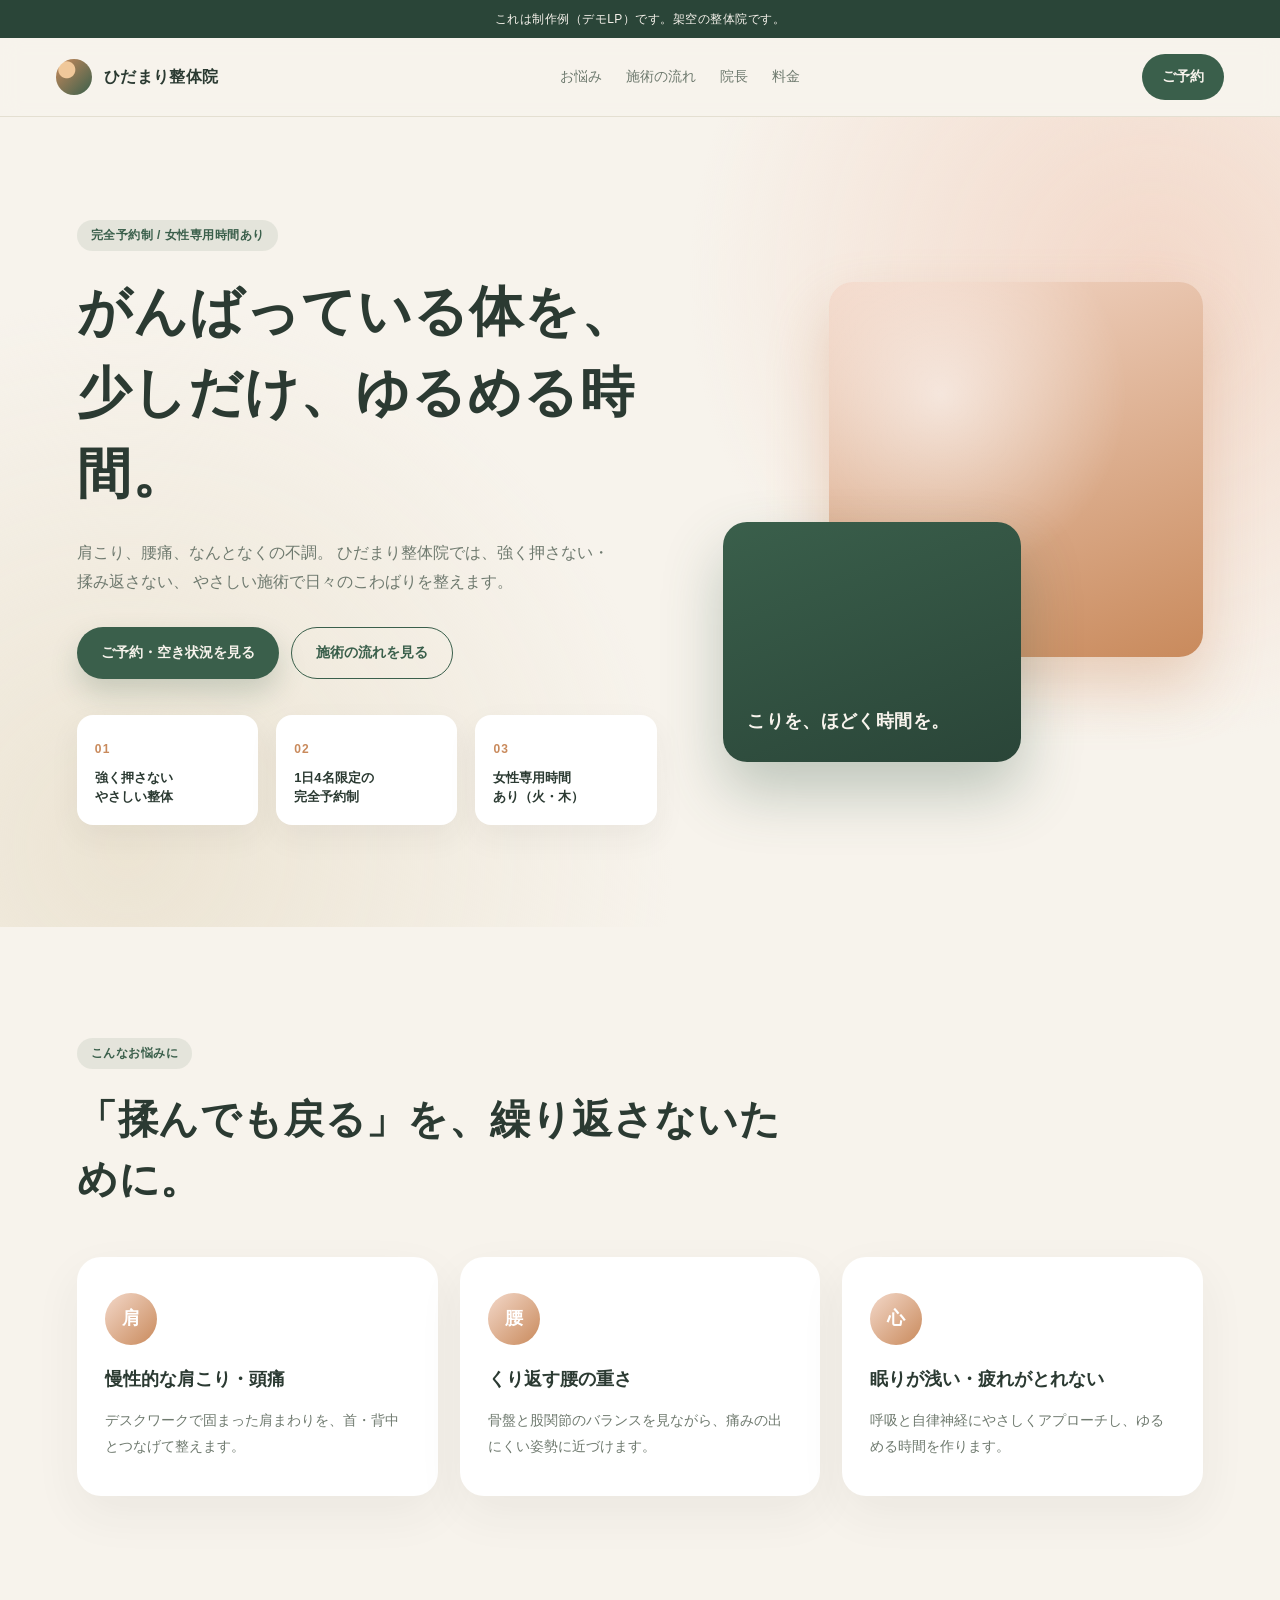
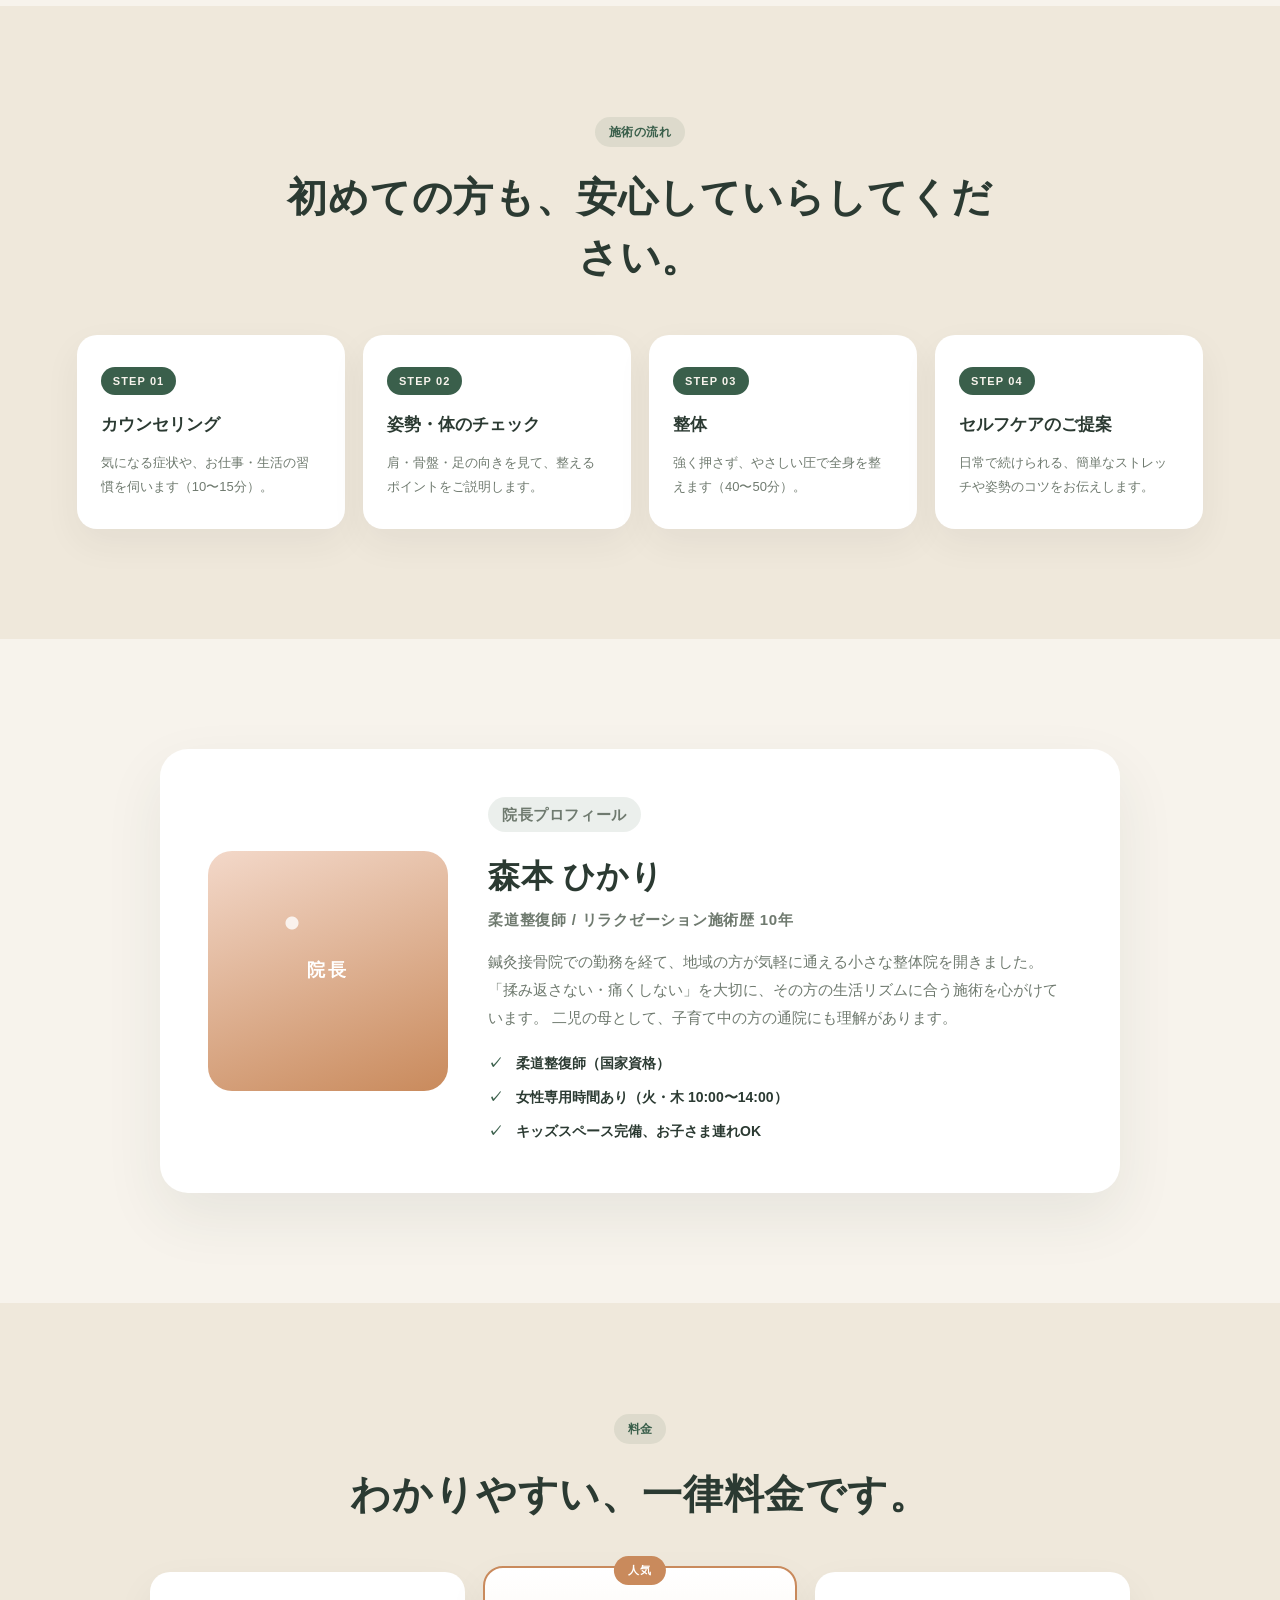
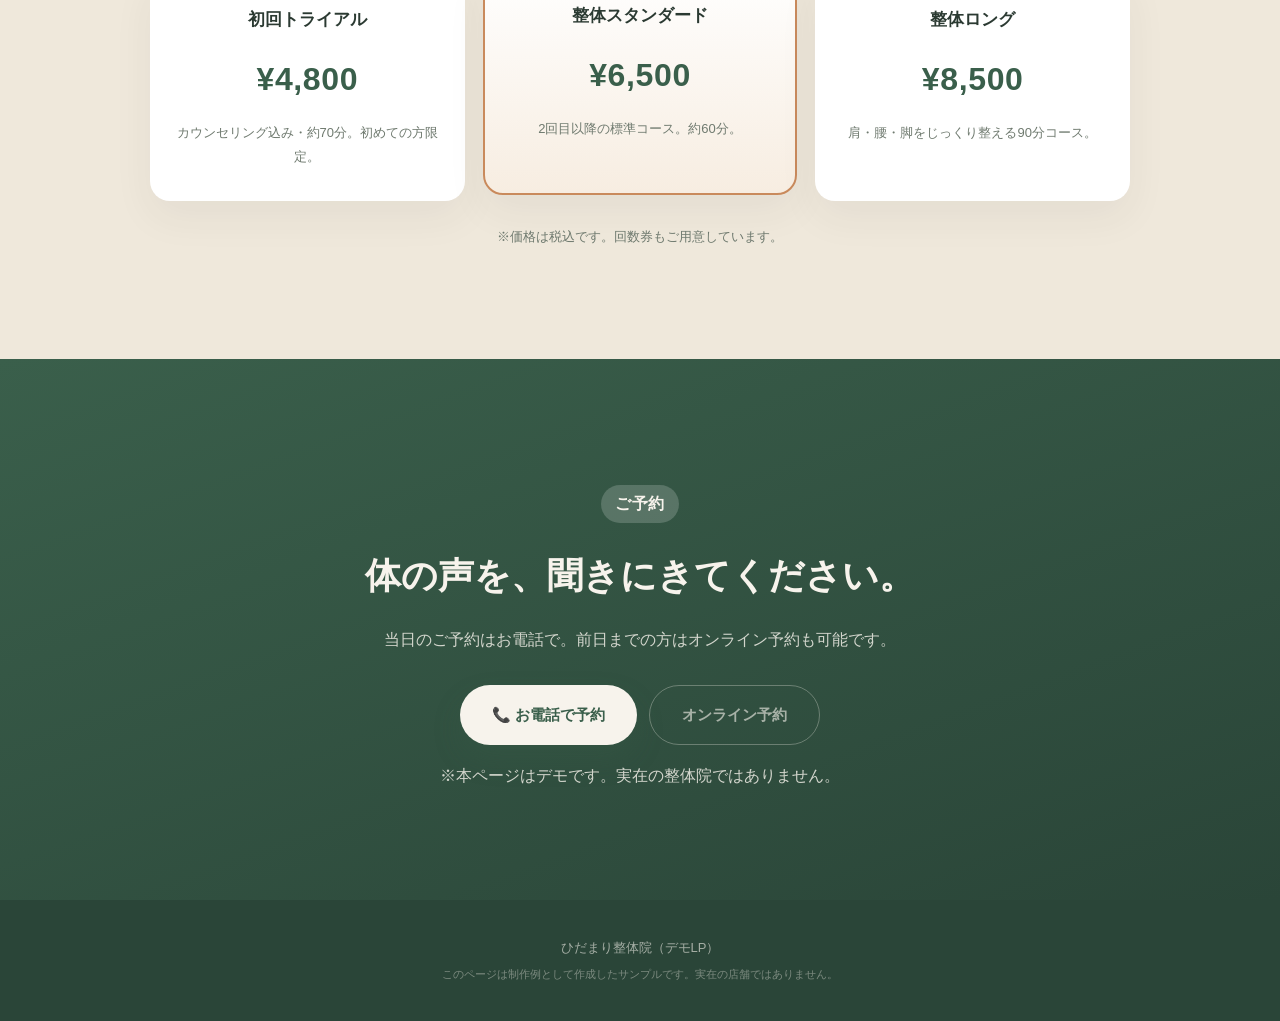
<file: works/clinic/index.html>
<!doctype html>
<html lang="ja">
  <head>
    <meta charset="utf-8">
    <meta name="viewport" content="width=device-width, initial-scale=1">
    <title>ひだまり整体院 | デモLP</title>
    <meta name="description" content="ひだまり整体院は、肩こり・腰痛・自律神経の不調にやさしくアプローチする、完全予約制の小さな整体院です。">
    <link rel="stylesheet" href="styles.css">
  </head>
  <body>
    <div class="demo-banner">これは制作例（デモLP）です。架空の整体院です。</div>

    <header class="site-header">
      <a class="brand" href="#top">
        <span class="brand-logo" aria-hidden="true"></span>
        <span class="brand-name">ひだまり整体院</span>
      </a>
      <nav class="nav" aria-label="主要メニュー">
        <a href="#trouble">お悩み</a>
        <a href="#flow">施術の流れ</a>
        <a href="#profile">院長</a>
        <a href="#price">料金</a>
      </nav>
      <a class="header-cta" href="#reserve">ご予約</a>
    </header>

    <main id="top">
      <section class="hero">
        <div class="hero-copy">
          <p class="eyebrow">完全予約制 / 女性専用時間あり</p>
          <h1>がんばっている体を、<br>少しだけ、ゆるめる時間。</h1>
          <p class="lead">
            肩こり、腰痛、なんとなくの不調。
            ひだまり整体院では、強く押さない・揉み返さない、
            やさしい施術で日々のこわばりを整えます。
          </p>
          <div class="hero-actions">
            <a class="button primary" href="#reserve">ご予約・空き状況を見る</a>
            <a class="button ghost" href="#flow">施術の流れを見る</a>
          </div>
          <div class="hero-points">
            <div>
              <span>01</span>
              <p>強く押さない<br>やさしい整体</p>
            </div>
            <div>
              <span>02</span>
              <p>1日4名限定の<br>完全予約制</p>
            </div>
            <div>
              <span>03</span>
              <p>女性専用時間<br>あり（火・木）</p>
            </div>
          </div>
        </div>
        <div class="hero-visual" aria-hidden="true">
          <div class="hero-card hero-card-1"></div>
          <div class="hero-card hero-card-2">
            <span>こりを、ほどく時間を。</span>
          </div>
        </div>
      </section>

      <section class="section trouble" id="trouble">
        <div class="section-heading">
          <p class="eyebrow">こんなお悩みに</p>
          <h2>「揉んでも戻る」を、繰り返さないために。</h2>
        </div>
        <div class="trouble-grid">
          <article>
            <div class="trouble-icon">肩</div>
            <h3>慢性的な肩こり・頭痛</h3>
            <p>デスクワークで固まった肩まわりを、首・背中とつなげて整えます。</p>
          </article>
          <article>
            <div class="trouble-icon">腰</div>
            <h3>くり返す腰の重さ</h3>
            <p>骨盤と股関節のバランスを見ながら、痛みの出にくい姿勢に近づけます。</p>
          </article>
          <article>
            <div class="trouble-icon">心</div>
            <h3>眠りが浅い・疲れがとれない</h3>
            <p>呼吸と自律神経にやさしくアプローチし、ゆるめる時間を作ります。</p>
          </article>
        </div>
      </section>

      <section class="section flow" id="flow">
        <div class="section-heading center">
          <p class="eyebrow">施術の流れ</p>
          <h2>初めての方も、安心していらしてください。</h2>
        </div>
        <ol class="flow-list">
          <li>
            <span class="step">STEP 01</span>
            <h3>カウンセリング</h3>
            <p>気になる症状や、お仕事・生活の習慣を伺います（10〜15分）。</p>
          </li>
          <li>
            <span class="step">STEP 02</span>
            <h3>姿勢・体のチェック</h3>
            <p>肩・骨盤・足の向きを見て、整えるポイントをご説明します。</p>
          </li>
          <li>
            <span class="step">STEP 03</span>
            <h3>整体</h3>
            <p>強く押さず、やさしい圧で全身を整えます（40〜50分）。</p>
          </li>
          <li>
            <span class="step">STEP 04</span>
            <h3>セルフケアのご提案</h3>
            <p>日常で続けられる、簡単なストレッチや姿勢のコツをお伝えします。</p>
          </li>
        </ol>
      </section>

      <section class="section profile" id="profile">
        <div class="profile-panel">
          <div class="profile-photo" aria-hidden="true">
            <span>院長</span>
          </div>
          <div>
            <p class="eyebrow">院長プロフィール</p>
            <h2>森本 ひかり</h2>
            <p class="profile-role">柔道整復師 / リラクゼーション施術歴 10年</p>
            <p>
              鍼灸接骨院での勤務を経て、地域の方が気軽に通える小さな整体院を開きました。
              「揉み返さない・痛くしない」を大切に、その方の生活リズムに合う施術を心がけています。
              二児の母として、子育て中の方の通院にも理解があります。
            </p>
            <ul class="check-list">
              <li>柔道整復師（国家資格）</li>
              <li>女性専用時間あり（火・木 10:00〜14:00）</li>
              <li>キッズスペース完備、お子さま連れOK</li>
            </ul>
          </div>
        </div>
      </section>

      <section class="section price" id="price">
        <div class="section-heading center">
          <p class="eyebrow">料金</p>
          <h2>わかりやすい、一律料金です。</h2>
        </div>
        <div class="price-grid">
          <article>
            <h3>初回トライアル</h3>
            <span class="price-num">¥4,800</span>
            <p>カウンセリング込み・約70分。初めての方限定。</p>
          </article>
          <article class="recommended">
            <span class="badge">人気</span>
            <h3>整体スタンダード</h3>
            <span class="price-num">¥6,500</span>
            <p>2回目以降の標準コース。約60分。</p>
          </article>
          <article>
            <h3>整体ロング</h3>
            <span class="price-num">¥8,500</span>
            <p>肩・腰・脚をじっくり整える90分コース。</p>
          </article>
        </div>
        <p class="price-note">※価格は税込です。回数券もご用意しています。</p>
      </section>

      <section class="reserve" id="reserve">
        <div class="reserve-box">
          <p class="eyebrow">ご予約</p>
          <h2>体の声を、聞きにきてください。</h2>
          <p>当日のご予約はお電話で。前日までの方はオンライン予約も可能です。</p>
          <div class="hero-actions">
            <a class="button primary large" href="tel:0000000000">📞 お電話で予約</a>
            <a class="button ghost large" href="#reserve" aria-disabled="true">オンライン予約</a>
          </div>
          <p class="reserve-note">※本ページはデモです。実在の整体院ではありません。</p>
        </div>
      </section>
    </main>

    <footer class="site-footer">
      <p>ひだまり整体院（デモLP）</p>
      <p class="footer-note">このページは制作例として作成したサンプルです。実在の店舗ではありません。</p>
    </footer>
  </body>
</html>
</file>
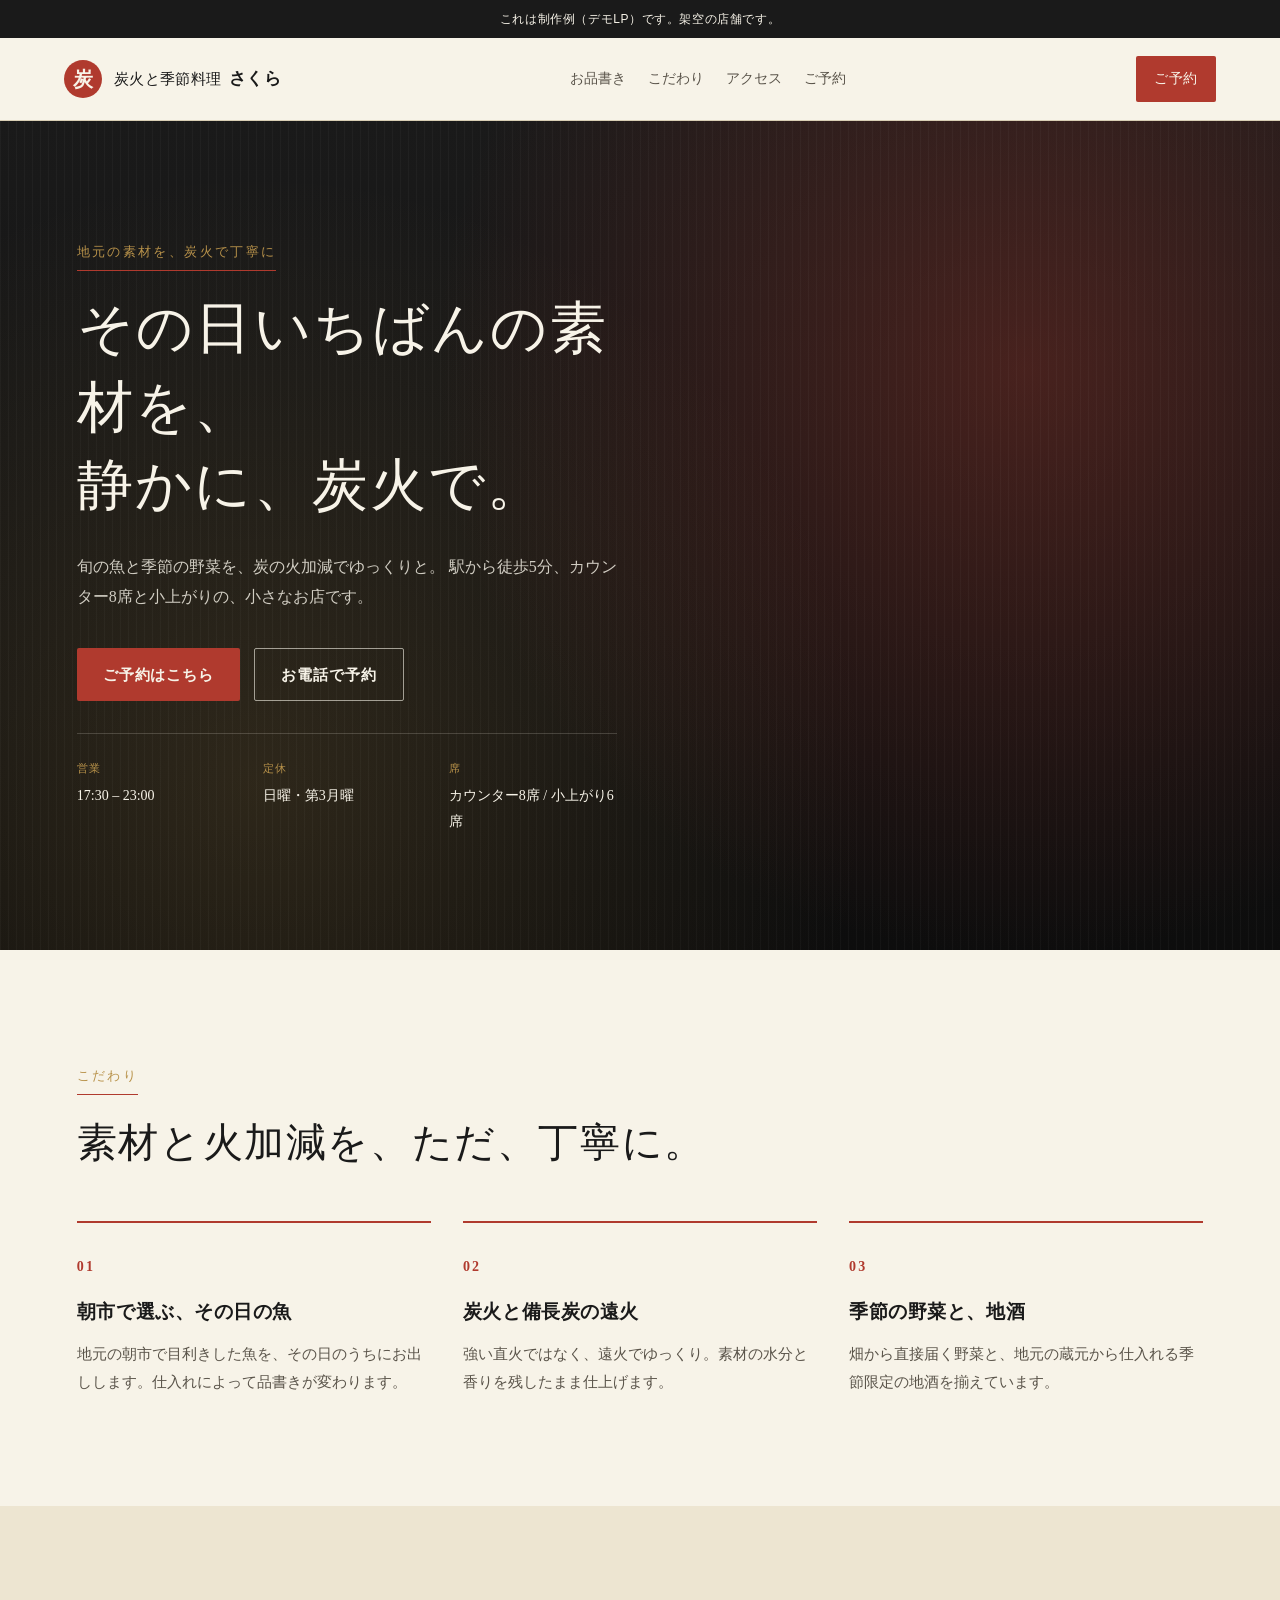
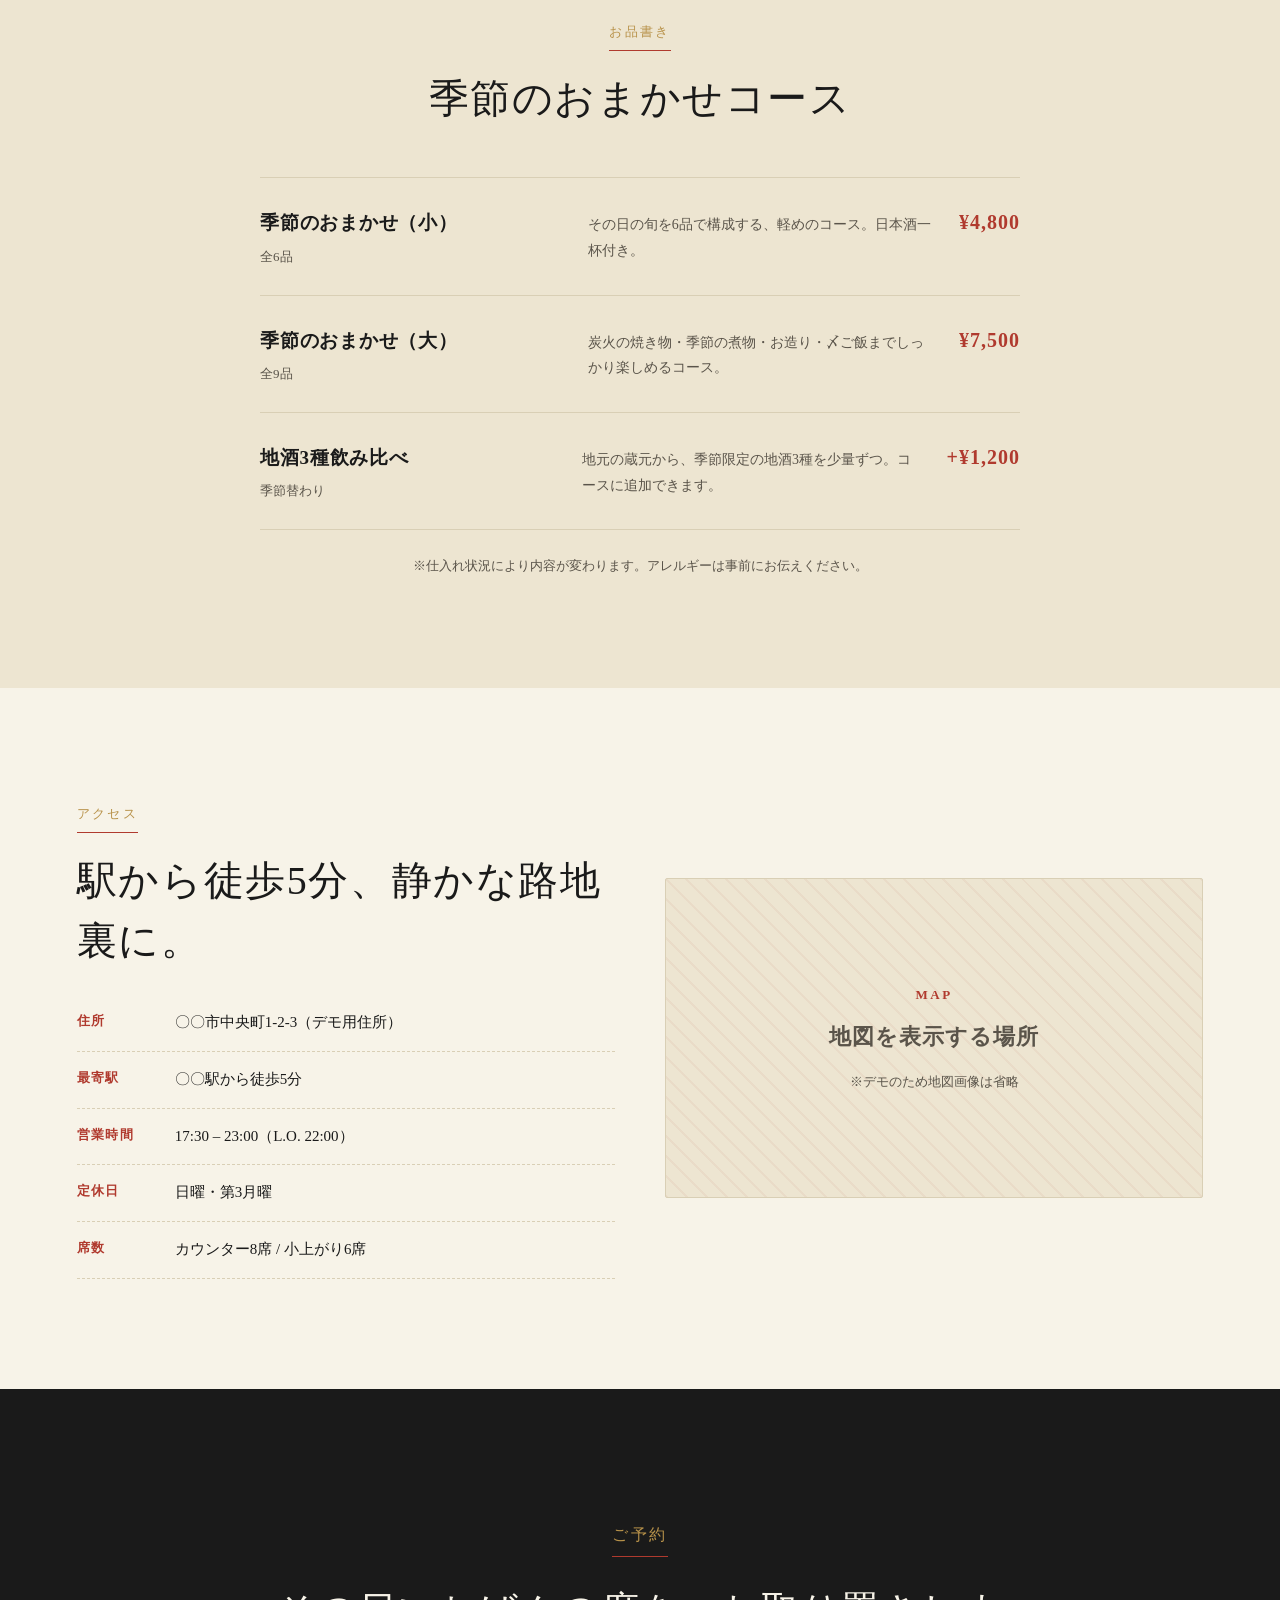
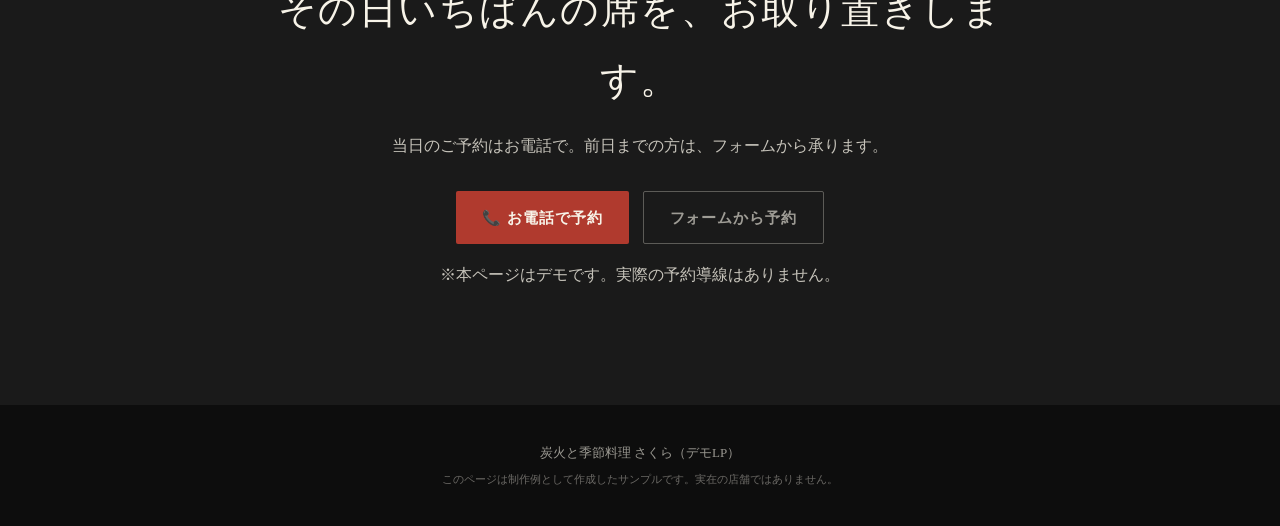
<file: works/restaurant/index.html>
<!doctype html>
<html lang="ja">
  <head>
    <meta charset="utf-8">
    <meta name="viewport" content="width=device-width, initial-scale=1">
    <title>炭火と季節料理 さくら | デモLP</title>
    <meta name="description" content="炭火と季節料理 さくらは、地元の素材を炭火で丁寧に仕上げる、地域の小さな居酒屋です。">
    <link rel="stylesheet" href="styles.css">
  </head>
  <body>
    <div class="demo-banner">これは制作例（デモLP）です。架空の店舗です。</div>

    <header class="site-header">
      <a class="brand" href="#top">
        <span class="brand-mark">炭</span>
        <span class="brand-name">炭火と季節料理 <strong>さくら</strong></span>
      </a>
      <nav class="nav" aria-label="主要メニュー">
        <a href="#menu">お品書き</a>
        <a href="#about">こだわり</a>
        <a href="#access">アクセス</a>
        <a href="#reserve">ご予約</a>
      </nav>
      <a class="header-cta" href="#reserve">ご予約</a>
    </header>

    <main id="top">
      <section class="hero">
        <div class="hero-bg" aria-hidden="true"></div>
        <div class="hero-copy">
          <p class="eyebrow">地元の素材を、炭火で丁寧に</p>
          <h1>その日いちばんの素材を、<br>静かに、炭火で。</h1>
          <p class="lead">
            旬の魚と季節の野菜を、炭の火加減でゆっくりと。
            駅から徒歩5分、カウンター8席と小上がりの、小さなお店です。
          </p>
          <div class="hero-actions">
            <a class="button primary" href="#reserve">ご予約はこちら</a>
            <a class="button outline" href="tel:0000000000">お電話で予約</a>
          </div>
          <dl class="hero-info">
            <div>
              <dt>営業</dt>
              <dd>17:30 – 23:00</dd>
            </div>
            <div>
              <dt>定休</dt>
              <dd>日曜・第3月曜</dd>
            </div>
            <div>
              <dt>席</dt>
              <dd>カウンター8席 / 小上がり6席</dd>
            </div>
          </dl>
        </div>
      </section>

      <section class="section about" id="about">
        <div class="section-heading">
          <p class="eyebrow">こだわり</p>
          <h2>素材と火加減を、ただ、丁寧に。</h2>
        </div>
        <div class="about-grid">
          <article>
            <span class="num">01</span>
            <h3>朝市で選ぶ、その日の魚</h3>
            <p>地元の朝市で目利きした魚を、その日のうちにお出しします。仕入れによって品書きが変わります。</p>
          </article>
          <article>
            <span class="num">02</span>
            <h3>炭火と備長炭の遠火</h3>
            <p>強い直火ではなく、遠火でゆっくり。素材の水分と香りを残したまま仕上げます。</p>
          </article>
          <article>
            <span class="num">03</span>
            <h3>季節の野菜と、地酒</h3>
            <p>畑から直接届く野菜と、地元の蔵元から仕入れる季節限定の地酒を揃えています。</p>
          </article>
        </div>
      </section>

      <section class="section menu" id="menu">
        <div class="section-heading center">
          <p class="eyebrow">お品書き</p>
          <h2>季節のおまかせコース</h2>
        </div>
        <div class="menu-list">
          <article>
            <div class="menu-name">
              <h3>季節のおまかせ（小）</h3>
              <span>全6品</span>
            </div>
            <p>その日の旬を6品で構成する、軽めのコース。日本酒一杯付き。</p>
            <span class="price">¥4,800</span>
          </article>
          <article>
            <div class="menu-name">
              <h3>季節のおまかせ（大）</h3>
              <span>全9品</span>
            </div>
            <p>炭火の焼き物・季節の煮物・お造り・〆ご飯までしっかり楽しめるコース。</p>
            <span class="price">¥7,500</span>
          </article>
          <article>
            <div class="menu-name">
              <h3>地酒3種飲み比べ</h3>
              <span>季節替わり</span>
            </div>
            <p>地元の蔵元から、季節限定の地酒3種を少量ずつ。コースに追加できます。</p>
            <span class="price">+¥1,200</span>
          </article>
        </div>
        <p class="menu-note">※仕入れ状況により内容が変わります。アレルギーは事前にお伝えください。</p>
      </section>

      <section class="section access" id="access">
        <div class="access-grid">
          <div>
            <p class="eyebrow">アクセス</p>
            <h2>駅から徒歩5分、静かな路地裏に。</h2>
            <ul class="info-list">
              <li><strong>住所</strong>〇〇市中央町1-2-3（デモ用住所）</li>
              <li><strong>最寄駅</strong>〇〇駅から徒歩5分</li>
              <li><strong>営業時間</strong>17:30 – 23:00（L.O. 22:00）</li>
              <li><strong>定休日</strong>日曜・第3月曜</li>
              <li><strong>席数</strong>カウンター8席 / 小上がり6席</li>
            </ul>
          </div>
          <div class="map-card" aria-hidden="true">
            <span>MAP</span>
            <strong>地図を表示する場所</strong>
            <p>※デモのため地図画像は省略</p>
          </div>
        </div>
      </section>

      <section class="reserve" id="reserve">
        <div class="reserve-box">
          <p class="eyebrow">ご予約</p>
          <h2>その日いちばんの席を、お取り置きします。</h2>
          <p>当日のご予約はお電話で。前日までの方は、フォームから承ります。</p>
          <div class="hero-actions">
            <a class="button primary" href="tel:0000000000">📞 お電話で予約</a>
            <a class="button outline-light" href="#reserve" aria-disabled="true">フォームから予約</a>
          </div>
          <p class="reserve-note">※本ページはデモです。実際の予約導線はありません。</p>
        </div>
      </section>
    </main>

    <footer class="site-footer">
      <p>炭火と季節料理 さくら（デモLP）</p>
      <p class="footer-note">このページは制作例として作成したサンプルです。実在の店舗ではありません。</p>
    </footer>
  </body>
</html>
</file>
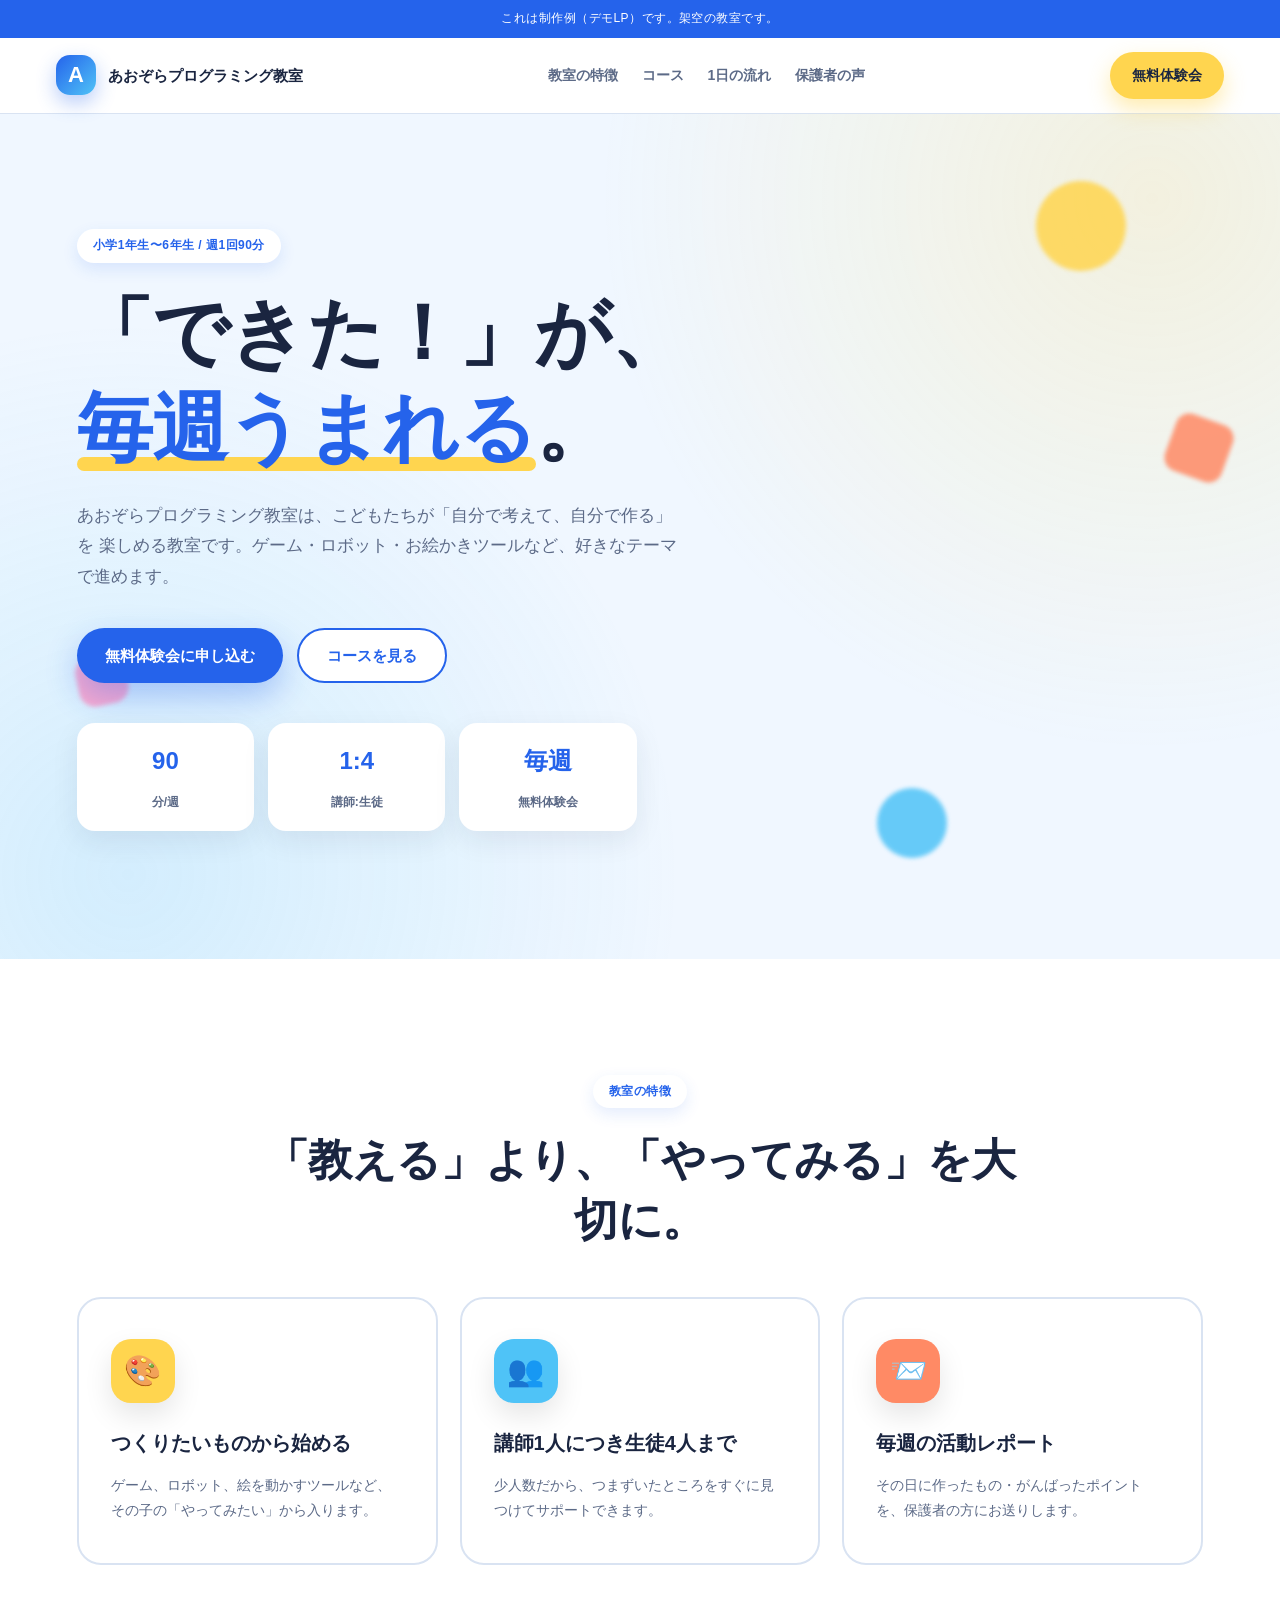
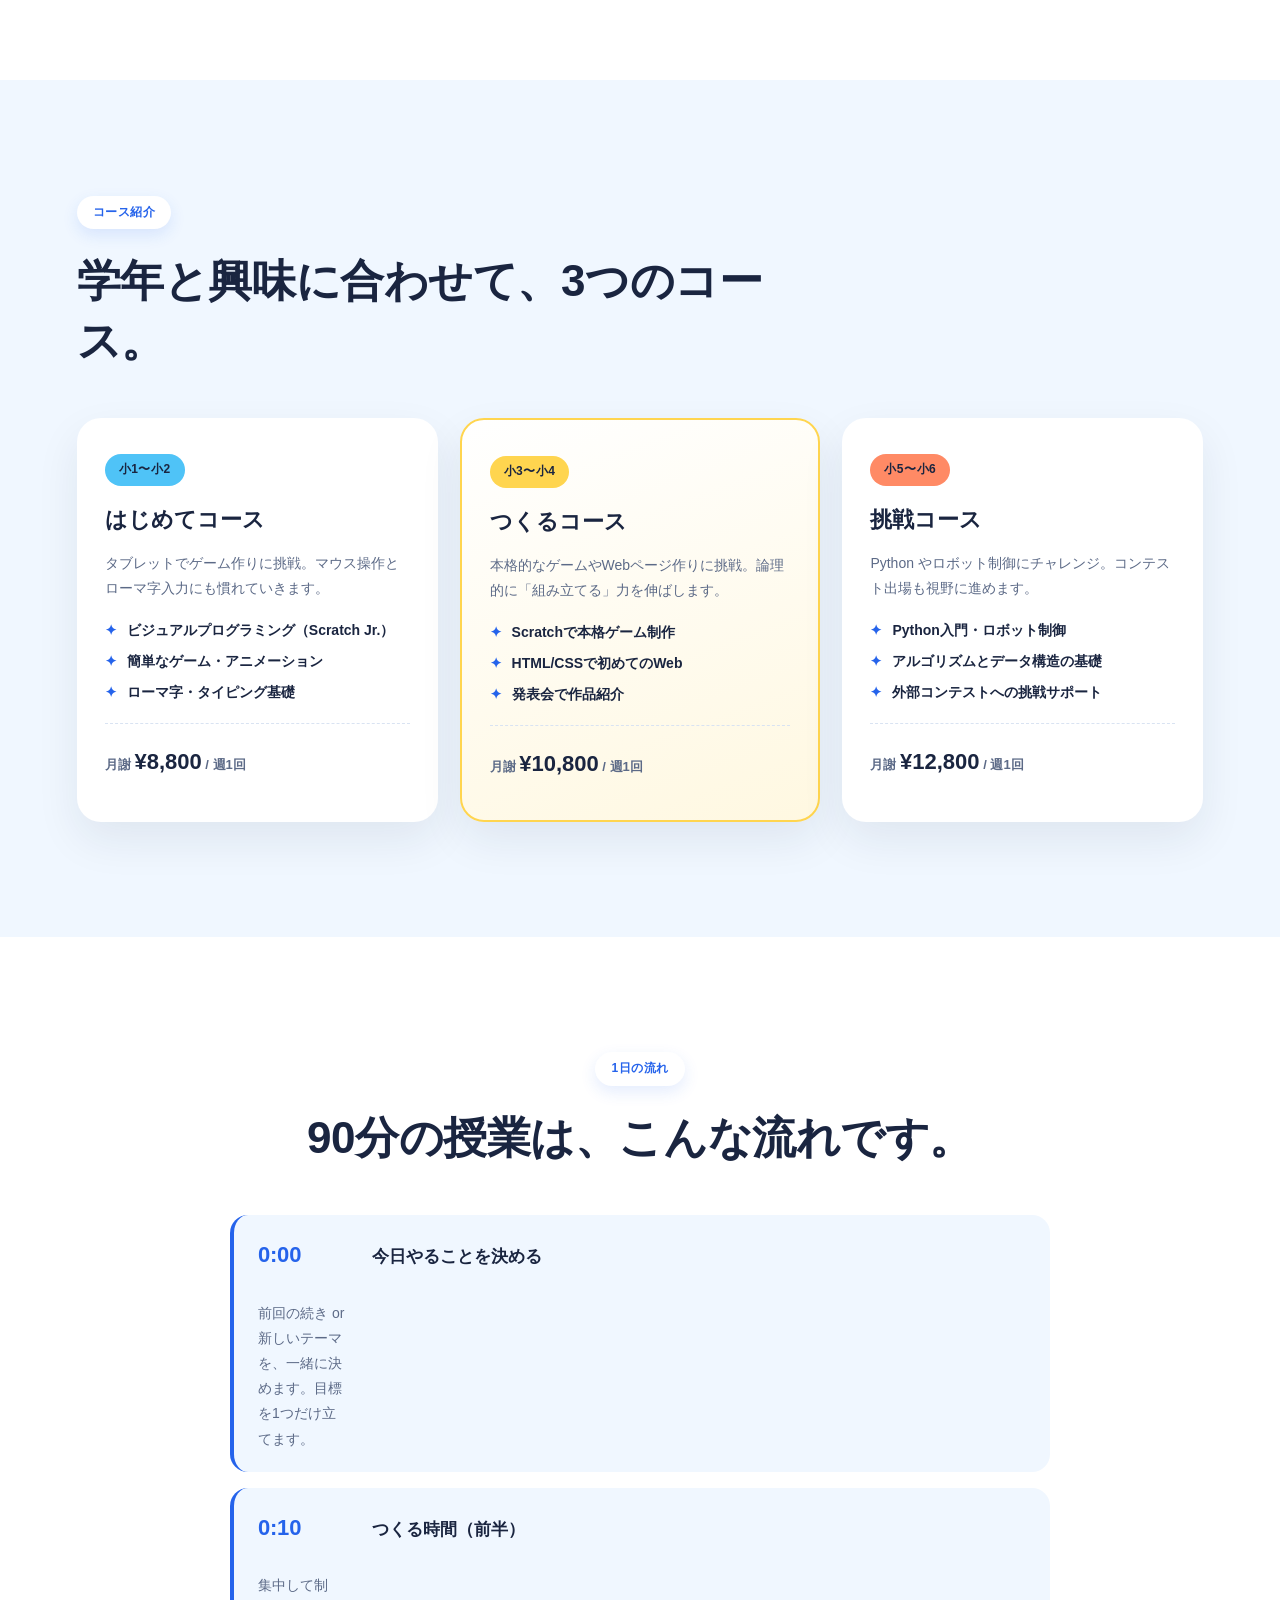
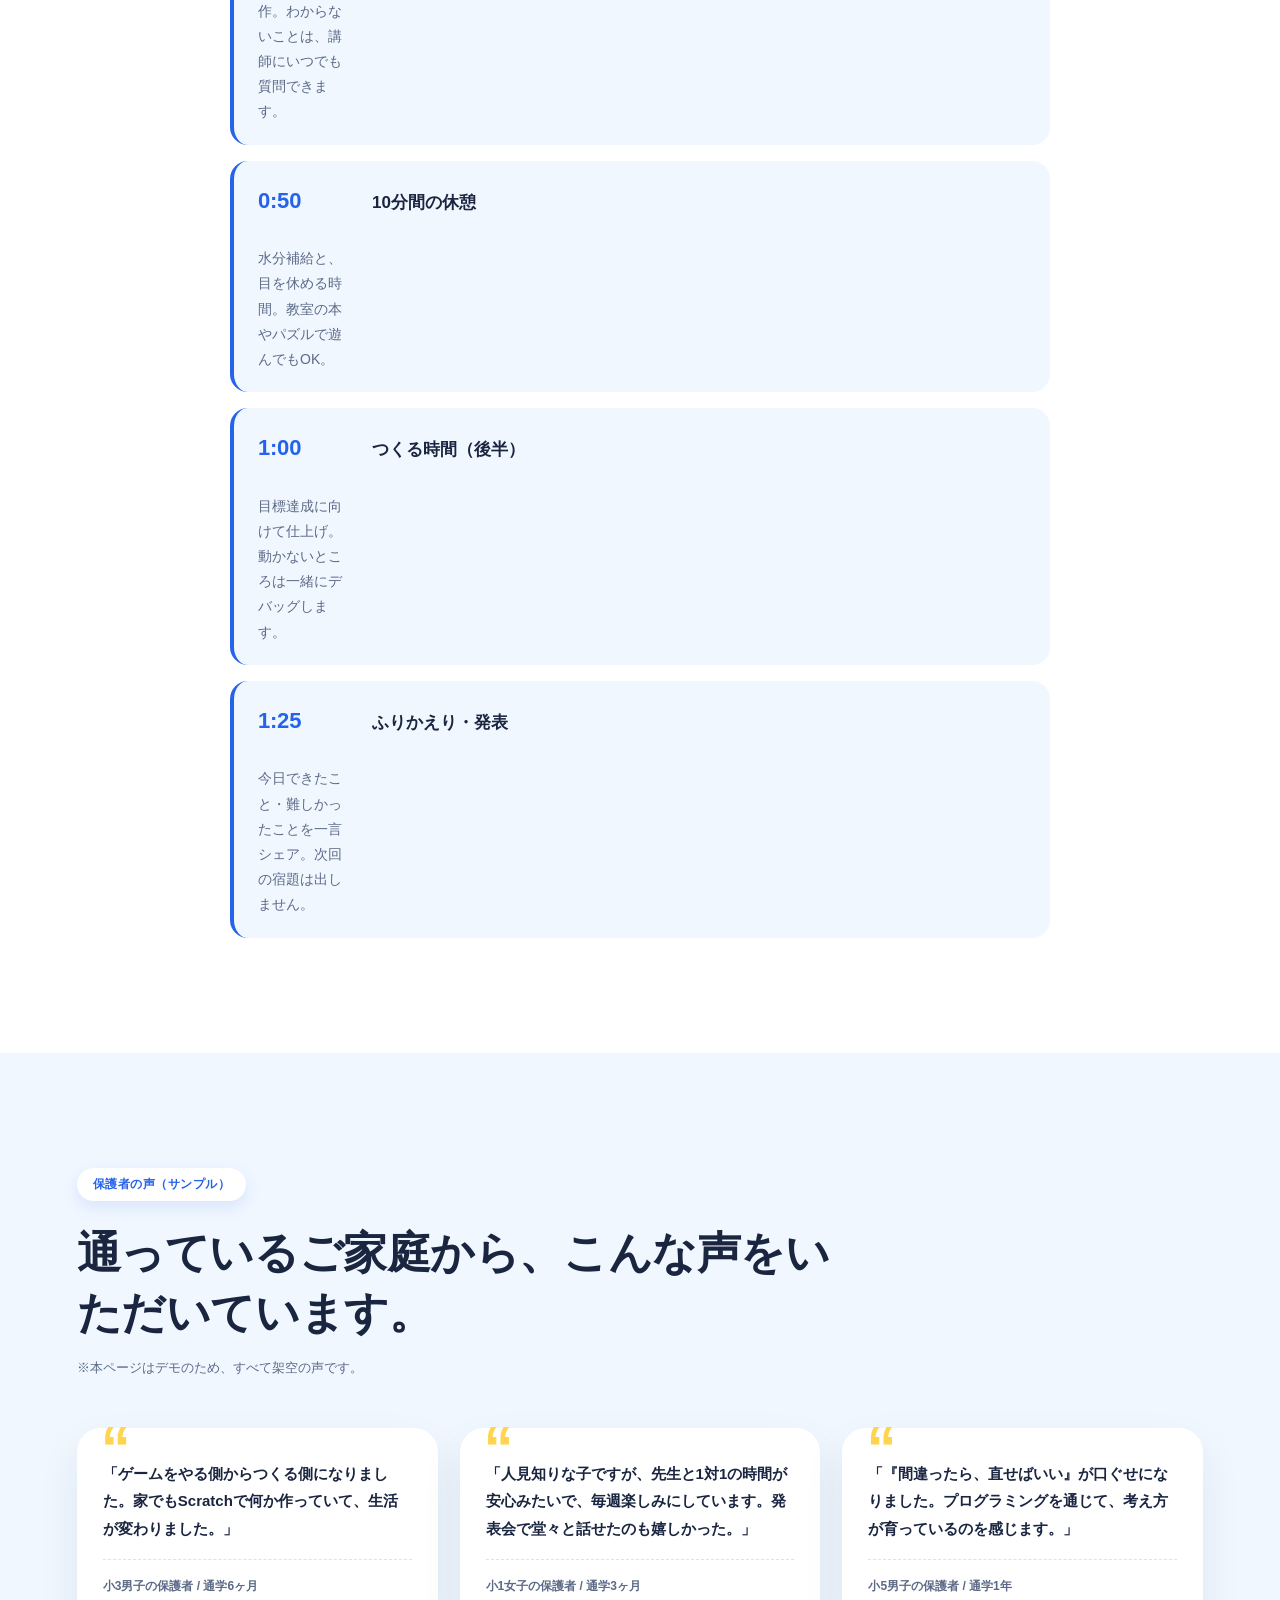
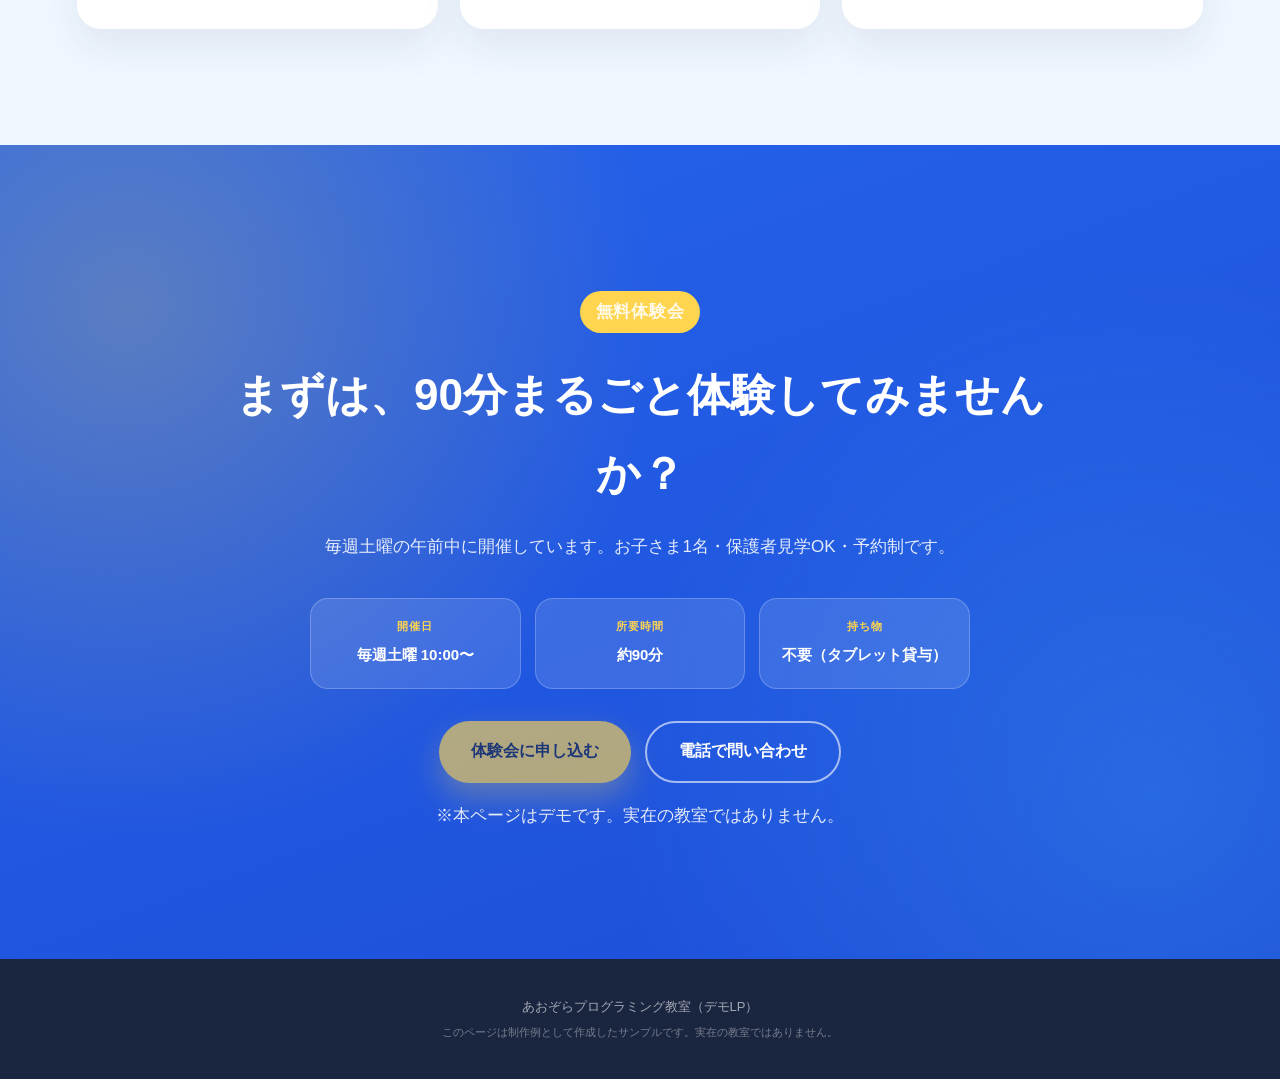
<file: works/school/index.html>
<!doctype html>
<html lang="ja">
  <head>
    <meta charset="utf-8">
    <meta name="viewport" content="width=device-width, initial-scale=1">
    <title>あおぞらプログラミング教室 | デモLP</title>
    <meta name="description" content="あおぞらプログラミング教室は、小学生向けのプログラミング・ものづくり教室です。無料体験会を毎週開催しています。">
    <link rel="stylesheet" href="styles.css">
  </head>
  <body>
    <div class="demo-banner">これは制作例（デモLP）です。架空の教室です。</div>

    <header class="site-header">
      <a class="brand" href="#top">
        <span class="brand-logo" aria-hidden="true">A</span>
        <span class="brand-name">あおぞらプログラミング教室</span>
      </a>
      <nav class="nav" aria-label="主要メニュー">
        <a href="#features">教室の特徴</a>
        <a href="#course">コース</a>
        <a href="#schedule">1日の流れ</a>
        <a href="#voice">保護者の声</a>
      </nav>
      <a class="header-cta" href="#trial">無料体験会</a>
    </header>

    <main id="top">
      <section class="hero">
        <div class="hero-shapes" aria-hidden="true">
          <span class="shape shape-1"></span>
          <span class="shape shape-2"></span>
          <span class="shape shape-3"></span>
          <span class="shape shape-4"></span>
        </div>
        <div class="hero-copy">
          <p class="eyebrow">小学1年生〜6年生 / 週1回90分</p>
          <h1>
            「できた！」が、<br>
            <span class="hl">毎週うまれる</span>。
          </h1>
          <p class="lead">
            あおぞらプログラミング教室は、こどもたちが「自分で考えて、自分で作る」を
            楽しめる教室です。ゲーム・ロボット・お絵かきツールなど、好きなテーマで進めます。
          </p>
          <div class="hero-actions">
            <a class="button primary" href="#trial">無料体験会に申し込む</a>
            <a class="button outline" href="#course">コースを見る</a>
          </div>
          <div class="hero-stats">
            <div>
              <strong>90</strong>
              <span>分/週</span>
            </div>
            <div>
              <strong>1:4</strong>
              <span>講師:生徒</span>
            </div>
            <div>
              <strong>毎週</strong>
              <span>無料体験会</span>
            </div>
          </div>
        </div>
      </section>

      <section class="section features" id="features">
        <div class="section-heading center">
          <p class="eyebrow">教室の特徴</p>
          <h2>「教える」より、「やってみる」を大切に。</h2>
        </div>
        <div class="features-grid">
          <article>
            <div class="feature-icon" style="--c: #ffd54f;">🎨</div>
            <h3>つくりたいものから始める</h3>
            <p>ゲーム、ロボット、絵を動かすツールなど、その子の「やってみたい」から入ります。</p>
          </article>
          <article>
            <div class="feature-icon" style="--c: #4fc3f7;">👥</div>
            <h3>講師1人につき生徒4人まで</h3>
            <p>少人数だから、つまずいたところをすぐに見つけてサポートできます。</p>
          </article>
          <article>
            <div class="feature-icon" style="--c: #ff8a65;">📨</div>
            <h3>毎週の活動レポート</h3>
            <p>その日に作ったもの・がんばったポイントを、保護者の方にお送りします。</p>
          </article>
        </div>
      </section>

      <section class="section course" id="course">
        <div class="section-heading">
          <p class="eyebrow">コース紹介</p>
          <h2>学年と興味に合わせて、3つのコース。</h2>
        </div>
        <div class="course-grid">
          <article class="course-card">
            <div class="course-tag" style="--c: #4fc3f7;">小1〜小2</div>
            <h3>はじめてコース</h3>
            <p class="course-desc">タブレットでゲーム作りに挑戦。マウス操作とローマ字入力にも慣れていきます。</p>
            <ul>
              <li>ビジュアルプログラミング（Scratch Jr.）</li>
              <li>簡単なゲーム・アニメーション</li>
              <li>ローマ字・タイピング基礎</li>
            </ul>
            <p class="course-price">月謝 <strong>¥8,800</strong> / 週1回</p>
          </article>
          <article class="course-card course-card-mid">
            <div class="course-tag" style="--c: #ffd54f;">小3〜小4</div>
            <h3>つくるコース</h3>
            <p class="course-desc">本格的なゲームやWebページ作りに挑戦。論理的に「組み立てる」力を伸ばします。</p>
            <ul>
              <li>Scratchで本格ゲーム制作</li>
              <li>HTML/CSSで初めてのWeb</li>
              <li>発表会で作品紹介</li>
            </ul>
            <p class="course-price">月謝 <strong>¥10,800</strong> / 週1回</p>
          </article>
          <article class="course-card">
            <div class="course-tag" style="--c: #ff8a65;">小5〜小6</div>
            <h3>挑戦コース</h3>
            <p class="course-desc">Python やロボット制御にチャレンジ。コンテスト出場も視野に進めます。</p>
            <ul>
              <li>Python入門・ロボット制御</li>
              <li>アルゴリズムとデータ構造の基礎</li>
              <li>外部コンテストへの挑戦サポート</li>
            </ul>
            <p class="course-price">月謝 <strong>¥12,800</strong> / 週1回</p>
          </article>
        </div>
      </section>

      <section class="section schedule" id="schedule">
        <div class="section-heading center">
          <p class="eyebrow">1日の流れ</p>
          <h2>90分の授業は、こんな流れです。</h2>
        </div>
        <div class="schedule-list">
          <div>
            <span class="time">0:00</span>
            <h3>今日やることを決める</h3>
            <p>前回の続き or 新しいテーマを、一緒に決めます。目標を1つだけ立てます。</p>
          </div>
          <div>
            <span class="time">0:10</span>
            <h3>つくる時間（前半）</h3>
            <p>集中して制作。わからないことは、講師にいつでも質問できます。</p>
          </div>
          <div>
            <span class="time">0:50</span>
            <h3>10分間の休憩</h3>
            <p>水分補給と、目を休める時間。教室の本やパズルで遊んでもOK。</p>
          </div>
          <div>
            <span class="time">1:00</span>
            <h3>つくる時間（後半）</h3>
            <p>目標達成に向けて仕上げ。動かないところは一緒にデバッグします。</p>
          </div>
          <div>
            <span class="time">1:25</span>
            <h3>ふりかえり・発表</h3>
            <p>今日できたこと・難しかったことを一言シェア。次回の宿題は出しません。</p>
          </div>
        </div>
      </section>

      <section class="section voice" id="voice">
        <div class="section-heading">
          <p class="eyebrow">保護者の声（サンプル）</p>
          <h2>通っているご家庭から、こんな声をいただいています。</h2>
          <p class="section-note">※本ページはデモのため、すべて架空の声です。</p>
        </div>
        <div class="voice-grid">
          <article>
            <p>「ゲームをやる側からつくる側になりました。家でもScratchで何か作っていて、生活が変わりました。」</p>
            <span class="voice-meta">小3男子の保護者 / 通学6ヶ月</span>
          </article>
          <article>
            <p>「人見知りな子ですが、先生と1対1の時間が安心みたいで、毎週楽しみにしています。発表会で堂々と話せたのも嬉しかった。」</p>
            <span class="voice-meta">小1女子の保護者 / 通学3ヶ月</span>
          </article>
          <article>
            <p>「『間違ったら、直せばいい』が口ぐせになりました。プログラミングを通じて、考え方が育っているのを感じます。」</p>
            <span class="voice-meta">小5男子の保護者 / 通学1年</span>
          </article>
        </div>
      </section>

      <section class="trial" id="trial">
        <div class="trial-box">
          <p class="eyebrow">無料体験会</p>
          <h2>まずは、90分まるごと体験してみませんか？</h2>
          <p>毎週土曜の午前中に開催しています。お子さま1名・保護者見学OK・予約制です。</p>
          <div class="trial-info">
            <div>
              <span>開催日</span>
              <strong>毎週土曜 10:00〜</strong>
            </div>
            <div>
              <span>所要時間</span>
              <strong>約90分</strong>
            </div>
            <div>
              <span>持ち物</span>
              <strong>不要（タブレット貸与）</strong>
            </div>
          </div>
          <div class="hero-actions">
            <a class="button primary large" href="#trial" aria-disabled="true">体験会に申し込む</a>
            <a class="button outline-light large" href="tel:0000000000">電話で問い合わせ</a>
          </div>
          <p class="trial-note">※本ページはデモです。実在の教室ではありません。</p>
        </div>
      </section>
    </main>

    <footer class="site-footer">
      <p>あおぞらプログラミング教室（デモLP）</p>
      <p class="footer-note">このページは制作例として作成したサンプルです。実在の教室ではありません。</p>
    </footer>
  </body>
</html>
</file>
<file: works/clinic/styles.css>
:root {
  --bg: #f7f3ec;
  --bg-deep: #efe8db;
  --ink: #2b3a32;
  --muted: #6f7a6f;
  --line: #d9d2c0;
  --green: #3a5f4b;
  --green-deep: #2a4538;
  --accent: #c98a5c;
  --pink: #f3d8c9;
  --soft: #ece4d3;
}

* { box-sizing: border-box; }

html { scroll-behavior: smooth; }

body {
  margin: 0;
  background: var(--bg);
  color: var(--ink);
  font-family: "Hiragino Sans", -apple-system, BlinkMacSystemFont, "Yu Gothic", sans-serif;
  line-height: 1.85;
  font-weight: 400;
}

a { color: inherit; text-decoration: none; }
img { display: block; max-width: 100%; }

h1, h2, h3, p, dl, dd, ol, ul { margin: 0; padding: 0; }
ol, ul { list-style: none; }

.demo-banner {
  padding: 8px 16px;
  background: var(--green-deep);
  color: var(--bg);
  font-size: 12px;
  text-align: center;
  letter-spacing: 0.04em;
}

.site-header {
  position: sticky;
  top: 0;
  z-index: 10;
  display: flex;
  align-items: center;
  justify-content: space-between;
  gap: 24px;
  padding: 16px clamp(20px, 5vw, 56px);
  background: rgba(247, 243, 236, 0.92);
  border-bottom: 1px solid rgba(217, 210, 192, 0.6);
  backdrop-filter: blur(10px);
}

.brand {
  display: flex;
  align-items: center;
  gap: 12px;
  font-weight: 700;
}

.brand-logo {
  position: relative;
  width: 36px;
  height: 36px;
  background: radial-gradient(circle at 30% 30%, #f0c89a 0 8px, transparent 9px),
              linear-gradient(135deg, var(--accent) 0%, var(--green) 100%);
  border-radius: 50%;
}

.brand-name {
  font-size: 16px;
  letter-spacing: 0.02em;
}

.nav {
  display: flex;
  align-items: center;
  gap: 24px;
  color: var(--muted);
  font-size: 14px;
}

.nav a:hover { color: var(--green); }

.header-cta {
  padding: 10px 20px;
  background: var(--green);
  color: var(--bg);
  border-radius: 999px;
  font-size: 14px;
  font-weight: 700;
  transition: background .2s, transform .18s;
}

.header-cta:hover {
  background: var(--green-deep);
  transform: translateY(-1px);
}

.hero {
  display: grid;
  grid-template-columns: minmax(0, 1.1fr) minmax(280px, 0.9fr);
  gap: 60px;
  align-items: center;
  padding: clamp(60px, 8vw, 110px) clamp(20px, 6vw, 80px);
  background:
    radial-gradient(circle at 90% 20%, var(--pink) 0%, transparent 35%),
    radial-gradient(circle at 10% 90%, var(--soft) 0%, transparent 40%),
    var(--bg);
}

.hero-copy {
  max-width: 680px;
}

.eyebrow {
  display: inline-block;
  margin-bottom: 20px;
  padding: 4px 14px;
  background: rgba(58, 95, 75, 0.1);
  border-radius: 999px;
  color: var(--green);
  font-size: 12px;
  font-weight: 700;
  letter-spacing: 0.04em;
}

.hero h1 {
  margin-bottom: 24px;
  font-size: clamp(32px, 4.8vw, 54px);
  line-height: 1.5;
  letter-spacing: 0.02em;
  font-weight: 700;
}

.hero .lead {
  max-width: 540px;
  color: var(--muted);
  font-size: 16px;
}

.hero-actions {
  display: flex;
  flex-wrap: wrap;
  gap: 12px;
  margin: 30px 0 36px;
}

.button {
  display: inline-flex;
  align-items: center;
  justify-content: center;
  min-height: 50px;
  padding: 12px 24px;
  border-radius: 999px;
  font-weight: 700;
  font-size: 14px;
  transition: transform .18s, background .2s, color .2s, border-color .2s, box-shadow .2s;
}

.button.primary {
  background: var(--green);
  color: var(--bg);
  box-shadow: 0 14px 28px rgba(58, 95, 75, 0.22);
}

.button.primary:hover {
  background: var(--green-deep);
  transform: translateY(-1px);
}

.button.ghost {
  background: transparent;
  color: var(--green);
  border: 1px solid var(--green);
}

.button.ghost:hover {
  background: rgba(58, 95, 75, 0.06);
}

.button.large {
  min-height: 60px;
  padding: 14px 32px;
  font-size: 15px;
}

.button[aria-disabled="true"] {
  opacity: 0.6;
  cursor: not-allowed;
}

.hero-points {
  display: grid;
  grid-template-columns: repeat(3, minmax(0, 1fr));
  gap: 18px;
  max-width: 580px;
}

.hero-points div {
  padding: 18px;
  background: white;
  border-radius: 16px;
  box-shadow: 0 12px 32px rgba(43, 58, 50, 0.06);
}

.hero-points span {
  display: inline-block;
  margin-bottom: 8px;
  color: var(--accent);
  font-size: 12px;
  font-weight: 800;
  letter-spacing: 0.1em;
}

.hero-points p {
  font-size: 13px;
  font-weight: 600;
  line-height: 1.5;
}

.hero-visual {
  position: relative;
  min-height: 480px;
}

.hero-card {
  position: absolute;
  border-radius: 24px;
  overflow: hidden;
}

.hero-card-1 {
  top: 0;
  right: 0;
  width: 78%;
  height: 78%;
  background:
    radial-gradient(circle at 30% 30%, rgba(255, 255, 255, 0.6) 0%, transparent 50%),
    linear-gradient(160deg, var(--pink) 0%, var(--accent) 100%);
  box-shadow: 0 30px 60px rgba(201, 138, 92, 0.32);
}

.hero-card-2 {
  bottom: 0;
  left: 0;
  display: flex;
  align-items: flex-end;
  width: 62%;
  height: 50%;
  padding: 24px;
  background: linear-gradient(160deg, var(--green) 0%, var(--green-deep) 100%);
  box-shadow: 0 30px 60px rgba(58, 95, 75, 0.3);
}

.hero-card-2 span {
  color: var(--bg);
  font-size: 18px;
  font-weight: 700;
  letter-spacing: 0.02em;
}

.section {
  padding: clamp(72px, 9vw, 110px) clamp(20px, 6vw, 80px);
}

.section-heading {
  max-width: 720px;
  margin-bottom: 48px;
}

.section-heading.center {
  margin-right: auto;
  margin-left: auto;
  text-align: center;
}

.section-heading.center .eyebrow {
  display: inline-block;
}

.section h2 {
  font-size: clamp(26px, 3.6vw, 40px);
  line-height: 1.5;
  font-weight: 700;
  letter-spacing: 0.02em;
}

.trouble {
  background: var(--bg);
}

.trouble-grid {
  display: grid;
  grid-template-columns: repeat(3, minmax(0, 1fr));
  gap: 22px;
}

.trouble-grid article {
  padding: 36px 28px;
  background: white;
  border-radius: 24px;
  box-shadow: 0 18px 48px rgba(43, 58, 50, 0.06);
}

.trouble-icon {
  display: inline-flex;
  align-items: center;
  justify-content: center;
  width: 52px;
  height: 52px;
  margin-bottom: 18px;
  background: linear-gradient(135deg, var(--pink), var(--accent));
  border-radius: 50%;
  color: white;
  font-size: 18px;
  font-weight: 700;
}

.trouble-grid h3 {
  margin-bottom: 12px;
  font-size: 18px;
  font-weight: 700;
}

.trouble-grid p {
  color: var(--muted);
  font-size: 14px;
}

.flow {
  background: var(--bg-deep);
}

.flow-list {
  display: grid;
  grid-template-columns: repeat(4, minmax(0, 1fr));
  gap: 18px;
  counter-reset: step;
}

.flow-list li {
  position: relative;
  padding: 30px 24px;
  background: white;
  border-radius: 20px;
  box-shadow: 0 14px 36px rgba(43, 58, 50, 0.06);
}

.flow-list .step {
  display: inline-block;
  margin-bottom: 14px;
  padding: 4px 12px;
  background: var(--green);
  color: var(--bg);
  border-radius: 999px;
  font-size: 11px;
  font-weight: 800;
  letter-spacing: 0.1em;
}

.flow-list h3 {
  margin-bottom: 10px;
  font-size: 17px;
  font-weight: 700;
}

.flow-list p {
  color: var(--muted);
  font-size: 13px;
}

.profile {
  background: var(--bg);
}

.profile-panel {
  display: grid;
  grid-template-columns: 240px minmax(0, 1fr);
  gap: 40px;
  align-items: center;
  max-width: 960px;
  margin: 0 auto;
  padding: clamp(28px, 5vw, 48px);
  background: white;
  border-radius: 28px;
  box-shadow: 0 24px 60px rgba(43, 58, 50, 0.08);
}

.profile-photo {
  display: flex;
  align-items: center;
  justify-content: center;
  width: 240px;
  height: 240px;
  background:
    radial-gradient(circle at 35% 30%, rgba(255, 255, 255, 0.8) 0 6px, transparent 7px),
    linear-gradient(160deg, var(--pink) 0%, var(--accent) 100%);
  border-radius: 24px;
  color: white;
  font-weight: 800;
  font-size: 18px;
  letter-spacing: 0.15em;
}

.profile-panel h2 {
  margin-bottom: 6px;
  font-size: 32px;
}

.profile-role {
  margin-bottom: 14px;
  color: var(--accent);
  font-size: 14px;
  font-weight: 700;
  letter-spacing: 0.05em;
}

.profile-panel p {
  color: var(--muted);
  font-size: 15px;
}

.check-list {
  margin-top: 20px;
}

.check-list li {
  position: relative;
  padding-left: 28px;
  font-size: 14px;
  font-weight: 600;
}

.check-list li + li { margin-top: 8px; }

.check-list li::before {
  position: absolute;
  left: 0;
  content: "✓";
  color: var(--green);
  font-weight: 800;
}

.price {
  background: var(--bg-deep);
}

.price-grid {
  display: grid;
  grid-template-columns: repeat(3, minmax(0, 1fr));
  gap: 18px;
  max-width: 980px;
  margin: 0 auto;
}

.price-grid article {
  position: relative;
  padding: 32px 24px;
  background: white;
  border-radius: 20px;
  text-align: center;
  box-shadow: 0 16px 40px rgba(43, 58, 50, 0.06);
}

.price-grid article.recommended {
  background: linear-gradient(180deg, white 0%, #f7ede1 100%);
  border: 2px solid var(--accent);
  transform: translateY(-6px);
}

.badge {
  position: absolute;
  top: -12px;
  left: 50%;
  transform: translateX(-50%);
  padding: 4px 14px;
  background: var(--accent);
  color: white;
  border-radius: 999px;
  font-size: 11px;
  font-weight: 800;
  letter-spacing: 0.1em;
}

.price-grid h3 {
  margin-bottom: 14px;
  font-size: 17px;
  font-weight: 700;
}

.price-num {
  display: block;
  margin-bottom: 12px;
  color: var(--green);
  font-size: 32px;
  font-weight: 800;
  letter-spacing: 0.02em;
}

.price-grid p {
  color: var(--muted);
  font-size: 13px;
}

.price-note {
  margin-top: 24px;
  color: var(--muted);
  font-size: 13px;
  text-align: center;
}

.reserve {
  padding: clamp(70px, 9vw, 110px) clamp(20px, 6vw, 80px);
  background: linear-gradient(160deg, var(--green) 0%, var(--green-deep) 100%);
  color: var(--bg);
}

.reserve-box {
  max-width: 760px;
  margin: 0 auto;
  text-align: center;
}

.reserve .eyebrow {
  background: rgba(255, 255, 255, 0.18);
  color: var(--bg);
}

.reserve h2 {
  font-size: clamp(26px, 3.4vw, 36px);
  font-weight: 700;
}

.reserve p {
  margin-top: 16px;
  color: rgba(247, 243, 236, 0.82);
  font-size: 16px;
}

.reserve .hero-actions {
  justify-content: center;
  margin: 30px 0 0;
}

.reserve .button.primary {
  background: var(--bg);
  color: var(--green);
}

.reserve .button.primary:hover {
  background: white;
}

.reserve .button.ghost {
  color: var(--bg);
  border-color: rgba(247, 243, 236, 0.5);
}

.reserve .button.ghost:hover {
  background: rgba(247, 243, 236, 0.12);
}

.reserve-note {
  margin-top: 20px;
  color: rgba(247, 243, 236, 0.6);
  font-size: 12px;
}

.site-footer {
  padding: 32px 20px;
  background: var(--green-deep);
  color: rgba(247, 243, 236, 0.6);
  text-align: center;
  font-size: 13px;
}

.site-footer p { margin: 4px 0; }
.footer-note { font-size: 11px; color: rgba(247, 243, 236, 0.4); }

@media (max-width: 960px) {
  .hero {
    grid-template-columns: 1fr;
    gap: 40px;
  }
  .hero-visual {
    min-height: 360px;
  }
  .hero-points {
    grid-template-columns: 1fr 1fr;
  }
  .trouble-grid,
  .flow-list,
  .price-grid {
    grid-template-columns: 1fr;
  }
  .price-grid article.recommended {
    transform: none;
  }
  .profile-panel {
    grid-template-columns: 1fr;
    text-align: center;
  }
  .profile-photo {
    margin: 0 auto;
  }
  .check-list {
    display: inline-block;
    text-align: left;
  }
}

@media (max-width: 640px) {
  .site-header {
    padding: 14px 16px;
    gap: 12px;
  }
  .nav { display: none; }
  .header-cta { padding: 8px 16px; font-size: 13px; }
  .hero {
    padding: 50px 20px;
  }
  .hero-points {
    grid-template-columns: 1fr;
  }
  .hero-actions, .button {
    width: 100%;
  }
}
</file>
<file: works/restaurant/styles.css>
:root {
  --ink: #1a1a1a;
  --paper: #f7f3e8;
  --paper-deep: #ede5d1;
  --line: #d9cfb5;
  --accent: #b03a2e;
  --accent-dark: #7a2820;
  --muted: #5a544a;
  --gold: #b8924a;
}

* { box-sizing: border-box; }

html { scroll-behavior: smooth; }

body {
  margin: 0;
  background: var(--paper);
  color: var(--ink);
  font-family: "Hiragino Mincho ProN", "Yu Mincho", "YuMincho", serif;
  line-height: 1.85;
}

a { color: inherit; text-decoration: none; }
img { display: block; max-width: 100%; }

h1, h2, h3, p, dl, dd, ul { margin: 0; }

.demo-banner {
  padding: 8px 16px;
  background: var(--ink);
  color: var(--paper);
  font-family: -apple-system, BlinkMacSystemFont, sans-serif;
  font-size: 12px;
  text-align: center;
  letter-spacing: 0.05em;
}

.site-header {
  position: sticky;
  top: 0;
  z-index: 10;
  display: flex;
  align-items: center;
  justify-content: space-between;
  gap: 24px;
  padding: 18px clamp(20px, 5vw, 64px);
  background: rgba(247, 243, 232, 0.94);
  border-bottom: 1px solid var(--line);
  backdrop-filter: blur(12px);
}

.brand {
  display: flex;
  align-items: center;
  gap: 12px;
}

.brand-mark {
  display: inline-flex;
  align-items: center;
  justify-content: center;
  width: 38px;
  height: 38px;
  background: var(--accent);
  color: var(--paper);
  border-radius: 50%;
  font-family: "Hiragino Mincho ProN", serif;
  font-size: 20px;
  font-weight: 700;
}

.brand-name {
  font-size: 15px;
  letter-spacing: 0.02em;
}

.brand-name strong {
  margin-left: 4px;
  font-size: 17px;
}

.nav {
  display: flex;
  align-items: center;
  gap: 22px;
  color: var(--muted);
  font-size: 14px;
}

.nav a:hover { color: var(--accent); }

.header-cta {
  padding: 10px 18px;
  background: var(--accent);
  color: var(--paper);
  border-radius: 2px;
  font-size: 14px;
  letter-spacing: 0.05em;
  transition: background .2s;
}

.header-cta:hover { background: var(--accent-dark); }

.hero {
  position: relative;
  display: grid;
  grid-template-columns: minmax(0, 1.05fr) minmax(280px, 0.95fr);
  gap: 60px;
  align-items: center;
  padding: clamp(72px, 9vw, 140px) clamp(20px, 6vw, 88px);
  overflow: hidden;
  background: var(--ink);
  color: var(--paper);
}

.hero-bg {
  position: absolute;
  inset: 0;
  z-index: 0;
  background:
    radial-gradient(circle at 80% 30%, rgba(176, 58, 46, 0.32), transparent 50%),
    radial-gradient(circle at 20% 80%, rgba(184, 146, 74, 0.18), transparent 50%),
    linear-gradient(180deg, #1a1a1a 0%, #0d0d0d 100%);
}

.hero-bg::after {
  position: absolute;
  inset: 0;
  background:
    repeating-linear-gradient(90deg, rgba(255, 255, 255, 0.03) 0 1px, transparent 1px 8px);
  content: "";
}

.hero-copy {
  position: relative;
  z-index: 1;
  max-width: 680px;
}

.eyebrow {
  display: inline-block;
  margin-bottom: 18px;
  padding-bottom: 6px;
  border-bottom: 1px solid var(--accent);
  color: var(--gold);
  font-size: 13px;
  letter-spacing: 0.18em;
}

.hero h1 {
  margin-bottom: 28px;
  font-size: clamp(34px, 5vw, 56px);
  line-height: 1.4;
  letter-spacing: 0.04em;
  font-weight: 500;
}

.hero .lead {
  max-width: 540px;
  color: rgba(247, 243, 232, 0.82);
  font-size: 16px;
}

.hero-actions {
  display: flex;
  flex-wrap: wrap;
  gap: 14px;
  margin: 36px 0 32px;
}

.button {
  display: inline-flex;
  align-items: center;
  justify-content: center;
  min-height: 50px;
  padding: 12px 26px;
  border-radius: 2px;
  font-family: -apple-system, BlinkMacSystemFont, "Hiragino Sans", sans-serif;
  font-weight: 600;
  font-size: 15px;
  letter-spacing: 0.06em;
  transition: transform .18s ease, background .2s, color .2s, border-color .2s;
}

.button.primary {
  background: var(--accent);
  color: var(--paper);
}

.button.primary:hover {
  background: var(--accent-dark);
  transform: translateY(-1px);
}

.button.outline {
  background: transparent;
  color: var(--paper);
  border: 1px solid rgba(247, 243, 232, 0.6);
}

.button.outline:hover {
  background: rgba(247, 243, 232, 0.1);
  border-color: var(--paper);
}

.button.outline-light {
  background: transparent;
  color: var(--paper);
  border: 1px solid rgba(247, 243, 232, 0.5);
}

.button[aria-disabled="true"] {
  opacity: 0.6;
  cursor: not-allowed;
}

.hero-info {
  display: grid;
  grid-template-columns: repeat(3, minmax(0, 1fr));
  gap: 18px;
  max-width: 540px;
  padding-top: 24px;
  border-top: 1px solid rgba(247, 243, 232, 0.18);
}

.hero-info dt {
  margin-bottom: 4px;
  color: var(--gold);
  font-family: -apple-system, BlinkMacSystemFont, sans-serif;
  font-size: 11px;
  letter-spacing: 0.15em;
}

.hero-info dd {
  font-size: 14px;
}

.section {
  padding: clamp(70px, 9vw, 110px) clamp(20px, 6vw, 88px);
}

.section-heading {
  max-width: 720px;
  margin-bottom: 48px;
}

.section-heading.center {
  margin-right: auto;
  margin-left: auto;
  text-align: center;
}

.section h2 {
  font-size: clamp(26px, 3.6vw, 40px);
  letter-spacing: 0.04em;
  font-weight: 500;
  line-height: 1.5;
}

.about {
  background: var(--paper);
}

.about-grid {
  display: grid;
  grid-template-columns: repeat(3, minmax(0, 1fr));
  gap: 32px;
}

.about-grid article {
  padding-top: 28px;
  border-top: 2px solid var(--accent);
}

.about-grid .num {
  display: inline-block;
  margin-bottom: 14px;
  color: var(--accent);
  font-size: 14px;
  font-weight: 700;
  letter-spacing: 0.15em;
}

.about-grid h3 {
  margin-bottom: 12px;
  font-size: 19px;
  letter-spacing: 0.03em;
}

.about-grid p {
  color: var(--muted);
  font-size: 15px;
}

.menu {
  background: var(--paper-deep);
}

.menu-list {
  max-width: 760px;
  margin: 0 auto;
  border-top: 1px solid var(--line);
}

.menu-list article {
  display: grid;
  grid-template-columns: minmax(0, 1.4fr) minmax(0, 1.6fr) auto;
  gap: 24px;
  align-items: baseline;
  padding: 26px 0;
  border-bottom: 1px solid var(--line);
}

.menu-name {
  display: flex;
  flex-direction: column;
  gap: 4px;
}

.menu-name h3 {
  font-size: 19px;
  letter-spacing: 0.04em;
}

.menu-name span {
  color: var(--muted);
  font-size: 13px;
}

.menu-list p {
  color: var(--muted);
  font-size: 14px;
}

.price {
  color: var(--accent);
  font-size: 20px;
  font-weight: 600;
  letter-spacing: 0.05em;
  white-space: nowrap;
}

.menu-note {
  max-width: 760px;
  margin: 24px auto 0;
  color: var(--muted);
  font-size: 13px;
  text-align: center;
}

.access {
  background: var(--paper);
}

.access-grid {
  display: grid;
  grid-template-columns: minmax(0, 1fr) minmax(0, 1fr);
  gap: 50px;
  align-items: center;
}

.info-list {
  margin-top: 24px;
  padding: 0;
  list-style: none;
}

.info-list li {
  display: grid;
  grid-template-columns: 80px 1fr;
  gap: 18px;
  padding: 14px 0;
  border-bottom: 1px dashed var(--line);
  font-size: 15px;
}

.info-list strong {
  color: var(--accent);
  font-size: 13px;
  letter-spacing: 0.1em;
}

.map-card {
  display: flex;
  flex-direction: column;
  justify-content: center;
  align-items: center;
  min-height: 320px;
  padding: 32px;
  background:
    repeating-linear-gradient(45deg, rgba(176, 58, 46, 0.06) 0 2px, transparent 2px 14px),
    var(--paper-deep);
  border: 1px solid var(--line);
  border-radius: 2px;
  color: var(--muted);
  text-align: center;
}

.map-card span {
  color: var(--accent);
  font-size: 13px;
  font-weight: 700;
  letter-spacing: 0.2em;
}

.map-card strong {
  margin-top: 10px;
  font-size: 22px;
  letter-spacing: 0.05em;
}

.map-card p {
  margin-top: 12px;
  font-size: 13px;
}

.reserve {
  padding: clamp(70px, 9vw, 120px) clamp(20px, 6vw, 88px);
  background: var(--ink);
  color: var(--paper);
}

.reserve-box {
  max-width: 760px;
  margin: 0 auto;
  text-align: center;
}

.reserve .eyebrow {
  color: var(--gold);
  border-color: var(--accent);
}

.reserve h2 {
  font-size: clamp(26px, 3.4vw, 38px);
  letter-spacing: 0.04em;
  font-weight: 500;
}

.reserve p {
  margin-top: 16px;
  color: rgba(247, 243, 232, 0.78);
  font-size: 16px;
}

.reserve .hero-actions {
  justify-content: center;
  margin: 30px 0 0;
}

.reserve-note {
  margin-top: 20px;
  color: rgba(247, 243, 232, 0.55);
  font-size: 12px;
}

.site-footer {
  padding: 32px 20px;
  background: #0d0d0d;
  color: rgba(247, 243, 232, 0.6);
  text-align: center;
  font-size: 13px;
}

.site-footer p { margin: 4px 0; }

.footer-note {
  font-size: 11px;
  color: rgba(247, 243, 232, 0.4);
}

@media (max-width: 900px) {
  .hero {
    grid-template-columns: 1fr;
  }
  .about-grid {
    grid-template-columns: 1fr;
    gap: 24px;
  }
  .access-grid {
    grid-template-columns: 1fr;
    gap: 30px;
  }
  .menu-list article {
    grid-template-columns: 1fr;
    gap: 6px;
  }
  .price {
    justify-self: start;
  }
}

@media (max-width: 640px) {
  .site-header {
    padding: 14px 16px;
    gap: 12px;
  }
  .nav { display: none; }
  .header-cta { padding: 8px 14px; font-size: 13px; }
  .brand-name { font-size: 13px; }
  .brand-name strong { font-size: 15px; }
  .hero {
    padding: 60px 20px;
  }
  .hero-info {
    grid-template-columns: 1fr;
    gap: 12px;
  }
  .hero-actions, .button {
    width: 100%;
  }
}
</file>
<file: works/school/styles.css>
:root {
  --bg: #ffffff;
  --bg-soft: #f0f7ff;
  --ink: #1a2540;
  --muted: #5c6a87;
  --line: #d9e3f2;
  --blue: #2563eb;
  --blue-deep: #1d4ed8;
  --sky: #4fc3f7;
  --yellow: #ffd54f;
  --orange: #ff8a65;
  --pink: #ff9ec7;
}

* { box-sizing: border-box; }

html { scroll-behavior: smooth; }

body {
  margin: 0;
  background: var(--bg);
  color: var(--ink);
  font-family: "Hiragino Sans", "M PLUS Rounded 1c", -apple-system, BlinkMacSystemFont, sans-serif;
  line-height: 1.8;
  font-weight: 500;
}

a { color: inherit; text-decoration: none; }
img { display: block; max-width: 100%; }

h1, h2, h3, p, dl, dd, ol, ul { margin: 0; padding: 0; }
ol, ul { list-style: none; }

.demo-banner {
  padding: 8px 16px;
  background: var(--blue);
  color: white;
  font-size: 12px;
  text-align: center;
  letter-spacing: 0.04em;
}

.site-header {
  position: sticky;
  top: 0;
  z-index: 10;
  display: flex;
  align-items: center;
  justify-content: space-between;
  gap: 24px;
  padding: 14px clamp(20px, 5vw, 56px);
  background: rgba(255, 255, 255, 0.96);
  border-bottom: 1px solid var(--line);
  backdrop-filter: blur(10px);
}

.brand {
  display: flex;
  align-items: center;
  gap: 12px;
  font-weight: 800;
}

.brand-logo {
  display: inline-flex;
  align-items: center;
  justify-content: center;
  width: 40px;
  height: 40px;
  background: linear-gradient(135deg, var(--blue) 0%, var(--sky) 100%);
  color: white;
  border-radius: 14px;
  font-family: -apple-system, BlinkMacSystemFont, sans-serif;
  font-size: 22px;
  font-weight: 900;
  box-shadow: 0 8px 20px rgba(37, 99, 235, 0.32);
}

.brand-name {
  font-size: 15px;
}

.nav {
  display: flex;
  align-items: center;
  gap: 24px;
  color: var(--muted);
  font-size: 14px;
  font-weight: 700;
}

.nav a:hover { color: var(--blue); }

.header-cta {
  padding: 11px 22px;
  background: var(--yellow);
  color: var(--ink);
  border-radius: 999px;
  font-size: 14px;
  font-weight: 900;
  box-shadow: 0 10px 22px rgba(255, 213, 79, 0.45);
  transition: transform .18s, box-shadow .2s;
}

.header-cta:hover {
  transform: translateY(-2px);
  box-shadow: 0 14px 28px rgba(255, 213, 79, 0.55);
}

.hero {
  position: relative;
  overflow: hidden;
  padding: clamp(70px, 9vw, 120px) clamp(20px, 6vw, 80px) clamp(90px, 10vw, 140px);
  background:
    radial-gradient(circle at 90% 10%, rgba(255, 213, 79, 0.18), transparent 40%),
    radial-gradient(circle at 10% 90%, rgba(79, 195, 247, 0.18), transparent 40%),
    var(--bg-soft);
}

.hero-shapes {
  position: absolute;
  inset: 0;
  pointer-events: none;
}

.shape {
  position: absolute;
  border-radius: 50%;
  filter: blur(2px);
  opacity: 0.85;
}

.shape-1 {
  top: 8%;
  right: 12%;
  width: 90px;
  height: 90px;
  background: var(--yellow);
}

.shape-2 {
  top: 36%;
  right: 4%;
  width: 60px;
  height: 60px;
  background: var(--orange);
  border-radius: 14px;
  transform: rotate(20deg);
}

.shape-3 {
  bottom: 12%;
  right: 26%;
  width: 70px;
  height: 70px;
  background: var(--sky);
}

.shape-4 {
  top: 64%;
  left: 6%;
  width: 50px;
  height: 50px;
  background: var(--pink);
  border-radius: 16px;
  transform: rotate(-12deg);
}

.hero-copy {
  position: relative;
  z-index: 1;
  max-width: 760px;
}

.eyebrow {
  display: inline-block;
  margin-bottom: 22px;
  padding: 6px 16px;
  background: white;
  border-radius: 999px;
  color: var(--blue);
  font-size: 12px;
  font-weight: 800;
  letter-spacing: 0.04em;
  box-shadow: 0 6px 16px rgba(37, 99, 235, 0.12);
}

.hero h1 {
  margin-bottom: 26px;
  font-size: clamp(40px, 6.5vw, 76px);
  line-height: 1.25;
  font-weight: 900;
  letter-spacing: -0.01em;
}

.hero h1 .hl {
  position: relative;
  display: inline-block;
  color: var(--blue);
}

.hero h1 .hl::after {
  position: absolute;
  bottom: 4px;
  left: 0;
  right: 0;
  height: 14px;
  background: var(--yellow);
  border-radius: 999px;
  content: "";
  z-index: -1;
}

.hero .lead {
  max-width: 600px;
  color: var(--muted);
  font-size: 17px;
  font-weight: 500;
}

.hero-actions {
  display: flex;
  flex-wrap: wrap;
  gap: 14px;
  margin: 36px 0 40px;
}

.button {
  display: inline-flex;
  align-items: center;
  justify-content: center;
  min-height: 52px;
  padding: 12px 28px;
  border-radius: 999px;
  font-weight: 900;
  font-size: 15px;
  transition: transform .18s, background .2s, color .2s, border-color .2s, box-shadow .2s;
}

.button.primary {
  background: var(--blue);
  color: white;
  box-shadow: 0 14px 32px rgba(37, 99, 235, 0.32);
}

.button.primary:hover {
  background: var(--blue-deep);
  transform: translateY(-2px);
}

.button.outline {
  background: white;
  color: var(--blue);
  border: 2px solid var(--blue);
}

.button.outline:hover {
  background: var(--bg-soft);
  transform: translateY(-1px);
}

.button.outline-light {
  background: transparent;
  color: white;
  border: 2px solid rgba(255, 255, 255, 0.6);
}

.button.outline-light:hover {
  background: rgba(255, 255, 255, 0.12);
}

.button.large {
  min-height: 62px;
  padding: 14px 32px;
  font-size: 16px;
}

.button[aria-disabled="true"] {
  opacity: 0.65;
  cursor: not-allowed;
}

.hero-stats {
  display: grid;
  grid-template-columns: repeat(3, minmax(0, 1fr));
  gap: 14px;
  max-width: 560px;
}

.hero-stats div {
  padding: 16px;
  background: white;
  border-radius: 18px;
  text-align: center;
  box-shadow: 0 10px 28px rgba(26, 37, 64, 0.08);
}

.hero-stats strong {
  display: block;
  margin-bottom: 4px;
  color: var(--blue);
  font-size: 24px;
  font-weight: 900;
}

.hero-stats span {
  color: var(--muted);
  font-size: 12px;
  font-weight: 700;
}

.section {
  padding: clamp(72px, 9vw, 120px) clamp(20px, 6vw, 80px);
}

.section-heading {
  max-width: 760px;
  margin-bottom: 48px;
}

.section-heading.center {
  margin-right: auto;
  margin-left: auto;
  text-align: center;
}

.section-heading.center .eyebrow {
  display: inline-block;
}

.section h2 {
  font-size: clamp(28px, 4vw, 44px);
  line-height: 1.35;
  font-weight: 900;
  letter-spacing: -0.01em;
}

.section-note {
  margin-top: 14px;
  color: var(--muted);
  font-size: 13px;
}

.features {
  background: var(--bg);
}

.features-grid {
  display: grid;
  grid-template-columns: repeat(3, minmax(0, 1fr));
  gap: 22px;
}

.features-grid article {
  padding: 40px 32px;
  background: white;
  border: 2px solid var(--line);
  border-radius: 24px;
  transition: transform .2s, box-shadow .2s, border-color .2s;
}

.features-grid article:hover {
  transform: translateY(-4px);
  border-color: var(--blue);
  box-shadow: 0 24px 56px rgba(37, 99, 235, 0.12);
}

.feature-icon {
  display: inline-flex;
  align-items: center;
  justify-content: center;
  width: 64px;
  height: 64px;
  margin-bottom: 22px;
  background: var(--c);
  border-radius: 20px;
  font-size: 30px;
  box-shadow: 0 12px 28px rgba(0, 0, 0, 0.1);
}

.features-grid h3 {
  margin-bottom: 12px;
  font-size: 20px;
  font-weight: 900;
}

.features-grid p {
  color: var(--muted);
  font-size: 14px;
}

.course {
  background: var(--bg-soft);
}

.course-grid {
  display: grid;
  grid-template-columns: repeat(3, minmax(0, 1fr));
  gap: 22px;
}

.course-card {
  position: relative;
  padding: 36px 28px;
  background: white;
  border-radius: 24px;
  box-shadow: 0 18px 44px rgba(26, 37, 64, 0.08);
  transition: transform .2s, box-shadow .2s;
}

.course-card:hover {
  transform: translateY(-4px);
  box-shadow: 0 24px 56px rgba(26, 37, 64, 0.14);
}

.course-card-mid {
  background: linear-gradient(160deg, white 0%, #fff8e1 100%);
  border: 2px solid var(--yellow);
}

.course-tag {
  display: inline-block;
  margin-bottom: 14px;
  padding: 5px 14px;
  background: var(--c);
  border-radius: 999px;
  font-size: 12px;
  font-weight: 900;
  letter-spacing: 0.04em;
}

.course-card h3 {
  margin-bottom: 12px;
  font-size: 22px;
  font-weight: 900;
}

.course-desc {
  margin-bottom: 16px;
  color: var(--muted);
  font-size: 14px;
}

.course-card ul {
  margin: 16px 0;
}

.course-card li {
  position: relative;
  padding-left: 22px;
  font-size: 14px;
  font-weight: 600;
}

.course-card li + li {
  margin-top: 6px;
}

.course-card li::before {
  position: absolute;
  left: 0;
  content: "✦";
  color: var(--blue);
  font-weight: 900;
}

.course-price {
  margin-top: 18px;
  padding-top: 18px;
  border-top: 1px dashed var(--line);
  color: var(--muted);
  font-size: 13px;
  font-weight: 700;
}

.course-price strong {
  color: var(--ink);
  font-size: 22px;
  font-weight: 900;
}

.schedule {
  background: var(--bg);
}

.schedule-list {
  display: grid;
  gap: 16px;
  max-width: 820px;
  margin: 0 auto;
}

.schedule-list > div {
  display: grid;
  grid-template-columns: 90px 1fr;
  gap: 24px;
  align-items: baseline;
  padding: 20px 24px;
  background: var(--bg-soft);
  border-radius: 18px;
  border-left: 4px solid var(--blue);
}

.schedule-list .time {
  color: var(--blue);
  font-family: -apple-system, BlinkMacSystemFont, sans-serif;
  font-size: 22px;
  font-weight: 900;
  letter-spacing: -0.01em;
}

.schedule-list h3 {
  margin-bottom: 4px;
  font-size: 17px;
  font-weight: 900;
}

.schedule-list p {
  color: var(--muted);
  font-size: 14px;
}

.voice {
  background: var(--bg-soft);
}

.voice-grid {
  display: grid;
  grid-template-columns: repeat(3, minmax(0, 1fr));
  gap: 22px;
}

.voice-grid article {
  position: relative;
  padding: 32px 26px;
  background: white;
  border-radius: 24px;
  box-shadow: 0 18px 40px rgba(26, 37, 64, 0.08);
}

.voice-grid article::before {
  position: absolute;
  top: -10px;
  left: 24px;
  content: "“";
  color: var(--yellow);
  font-size: 60px;
  font-weight: 900;
  line-height: 1;
}

.voice-grid p {
  font-size: 15px;
  font-weight: 600;
  line-height: 1.85;
}

.voice-meta {
  display: block;
  margin-top: 16px;
  padding-top: 16px;
  border-top: 1px dashed var(--line);
  color: var(--muted);
  font-size: 12px;
  font-weight: 700;
}

.trial {
  padding: clamp(80px, 10vw, 130px) clamp(20px, 6vw, 80px);
  background:
    radial-gradient(circle at 10% 20%, rgba(255, 213, 79, 0.25), transparent 40%),
    radial-gradient(circle at 90% 80%, rgba(79, 195, 247, 0.2), transparent 40%),
    linear-gradient(160deg, var(--blue) 0%, var(--blue-deep) 100%);
  color: white;
}

.trial-box {
  max-width: 860px;
  margin: 0 auto;
  text-align: center;
}

.trial .eyebrow {
  background: var(--yellow);
  color: var(--ink);
  box-shadow: none;
}

.trial h2 {
  font-size: clamp(28px, 4vw, 44px);
  font-weight: 900;
}

.trial > .trial-box > p {
  margin-top: 18px;
  color: rgba(255, 255, 255, 0.88);
  font-size: 17px;
}

.trial-info {
  display: grid;
  grid-template-columns: repeat(3, minmax(0, 1fr));
  gap: 14px;
  max-width: 660px;
  margin: 36px auto 32px;
}

.trial-info div {
  padding: 18px;
  background: rgba(255, 255, 255, 0.12);
  border: 1px solid rgba(255, 255, 255, 0.22);
  border-radius: 18px;
  text-align: center;
}

.trial-info span {
  display: block;
  margin-bottom: 4px;
  color: var(--yellow);
  font-size: 11px;
  font-weight: 800;
  letter-spacing: 0.1em;
}

.trial-info strong {
  font-size: 15px;
  font-weight: 800;
}

.trial .hero-actions {
  justify-content: center;
  margin: 0;
}

.trial .button.primary {
  background: var(--yellow);
  color: var(--ink);
  box-shadow: 0 14px 32px rgba(255, 213, 79, 0.45);
}

.trial .button.primary:hover {
  background: #ffca28;
}

.trial-note {
  margin-top: 20px;
  color: rgba(255, 255, 255, 0.6);
  font-size: 12px;
}

.site-footer {
  padding: 32px 20px;
  background: var(--ink);
  color: rgba(255, 255, 255, 0.6);
  text-align: center;
  font-size: 13px;
}

.site-footer p { margin: 4px 0; }
.footer-note { font-size: 11px; color: rgba(255, 255, 255, 0.4); }

@media (max-width: 960px) {
  .features-grid,
  .course-grid,
  .voice-grid {
    grid-template-columns: 1fr;
  }
  .hero-stats {
    grid-template-columns: 1fr 1fr 1fr;
  }
  .trial-info {
    grid-template-columns: 1fr;
  }
}

@media (max-width: 640px) {
  .site-header {
    padding: 12px 16px;
    gap: 8px;
  }
  .nav { display: none; }
  .header-cta { padding: 9px 16px; font-size: 13px; }
  .brand-name { font-size: 13px; }
  .brand-logo { width: 36px; height: 36px; font-size: 18px; }
  .hero { padding: 50px 20px 70px; }
  .hero h1 { font-size: 36px; }
  .hero-stats {
    grid-template-columns: 1fr;
  }
  .hero-actions, .button { width: 100%; }
  .schedule-list > div {
    grid-template-columns: 1fr;
    gap: 8px;
  }
}
</file>
